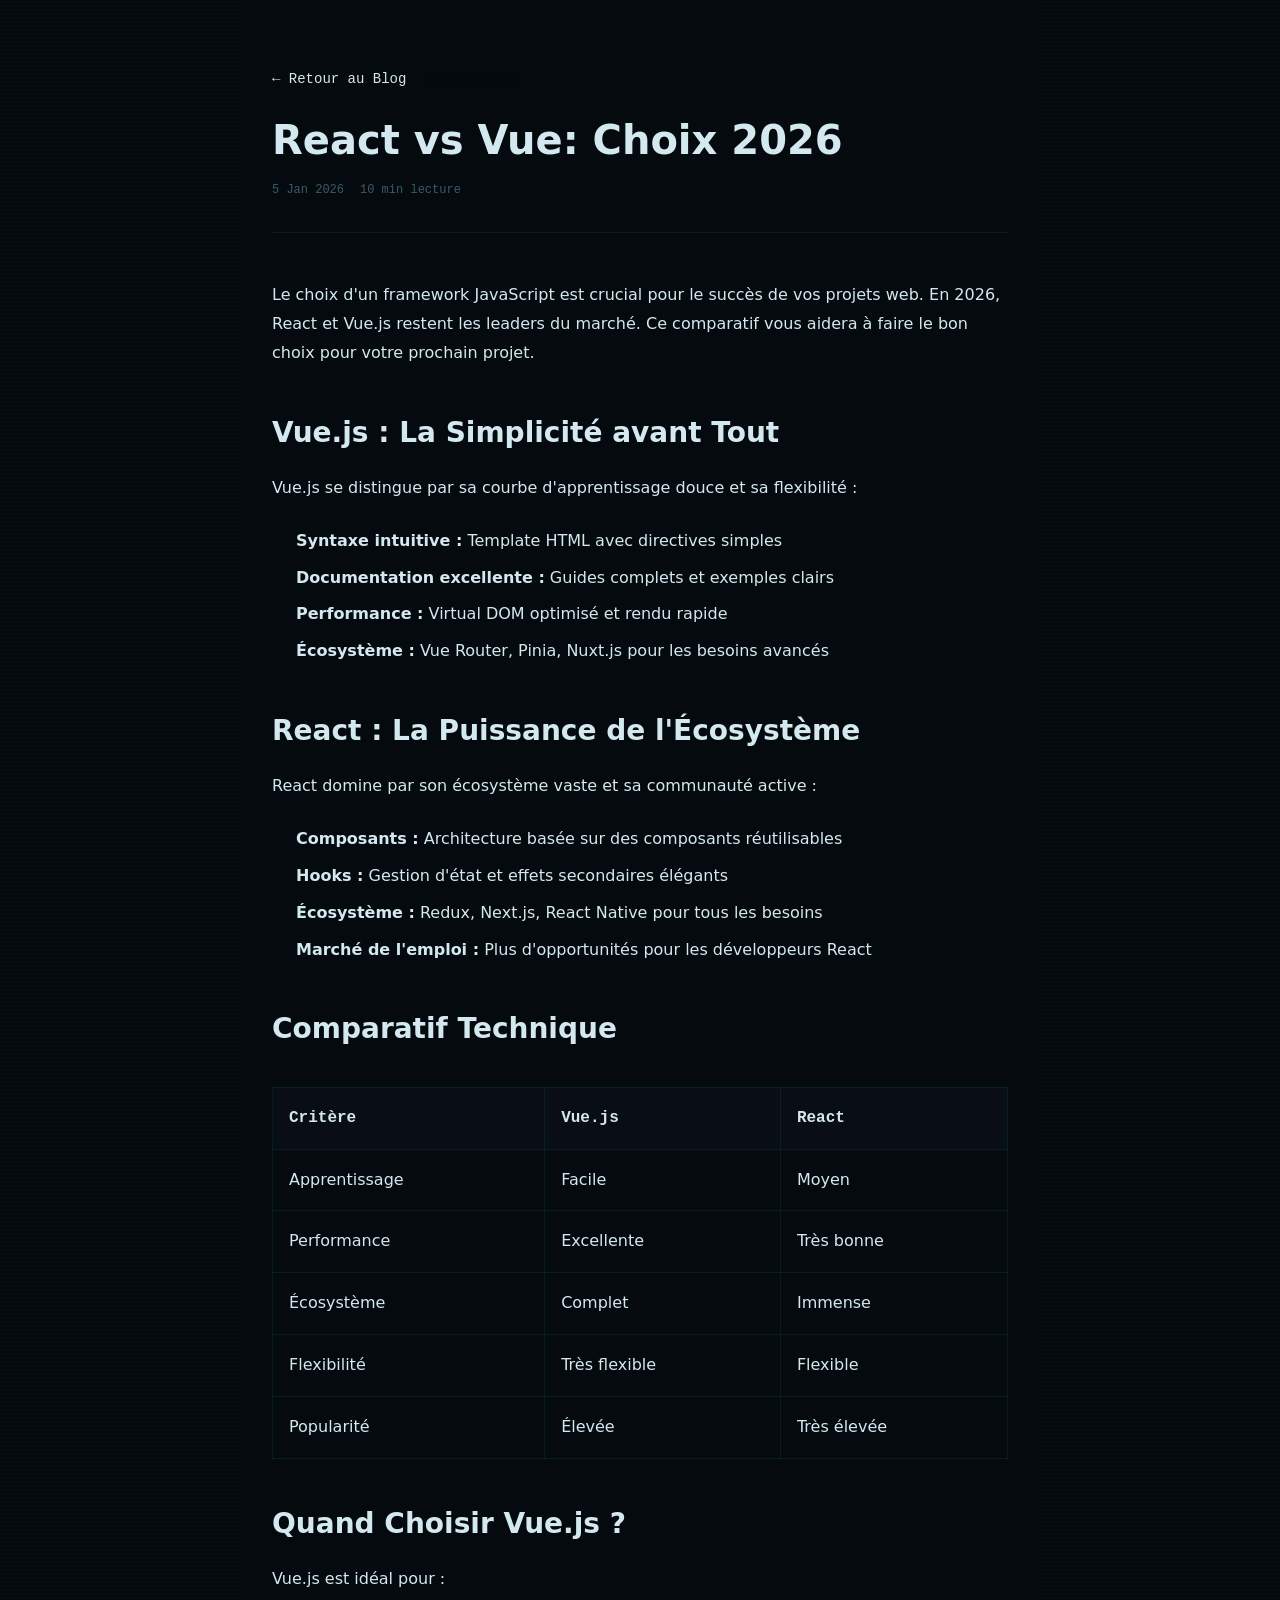
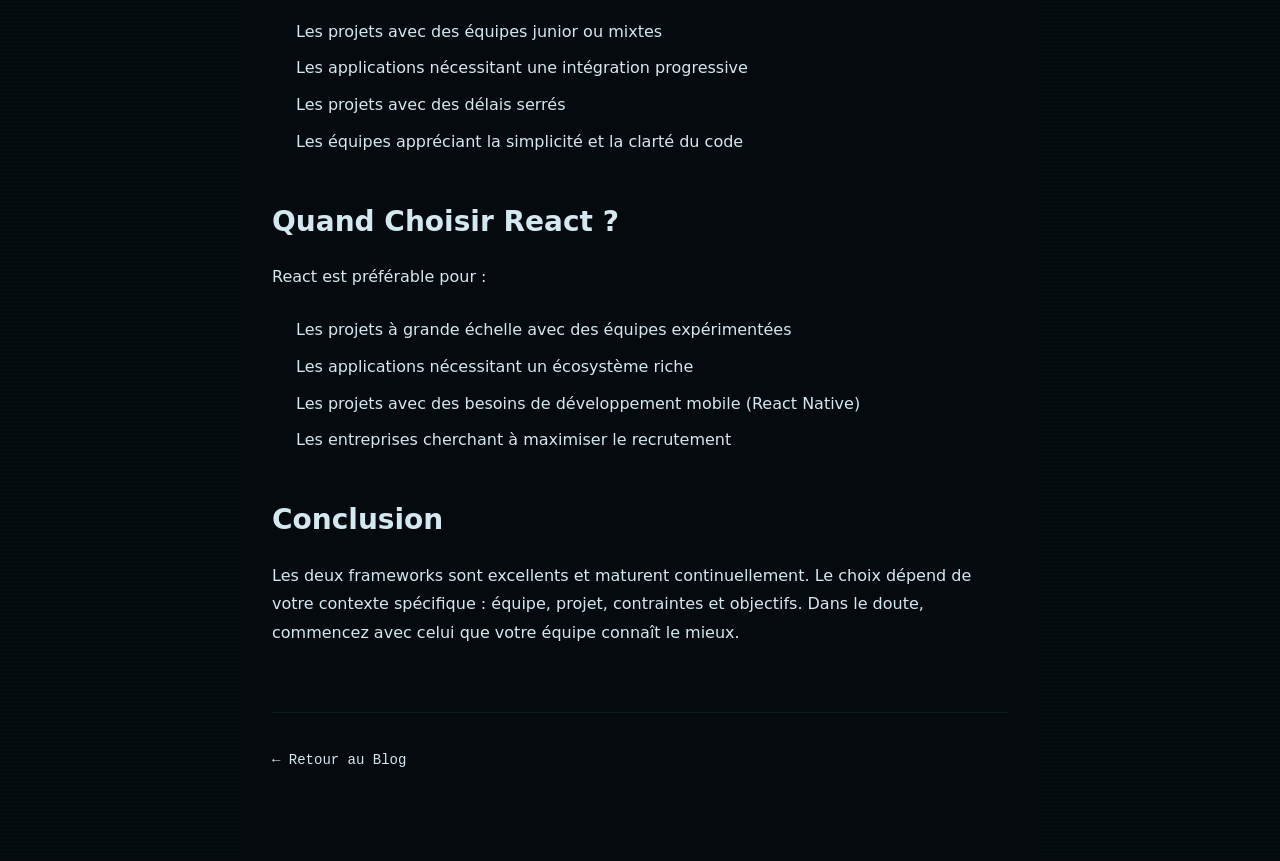
<file: blog/react-vs-vue.html>
<!DOCTYPE html>
<html lang="fr">
<head>
  <meta charset="UTF-8">
  <meta name="viewport" content="width=device-width, initial-scale=1.0">
  <title>React vs Vue: Choix 2026 | Blog</title>
  <link rel="stylesheet" href="../style.css">
</head>
<body>
  <div class="blog-article-container">
    <header class="blog-article-header">
      <a href="../index.html#blog" class="back-link">← Retour au Blog</a>
      <div class="blog-category">Développement</div>
      <h1>React vs Vue: Choix 2026</h1>
      <div class="blog-meta">
        <span class="blog-date">5 Jan 2026</span>
        <span class="blog-read-time">10 min lecture</span>
      </div>
    </header>

    <article class="blog-article-content">
      <p>Le choix d'un framework JavaScript est crucial pour le succès de vos projets web. En 2026, React et Vue.js restent les leaders du marché. Ce comparatif vous aidera à faire le bon choix pour votre prochain projet.</p>

      <h2>Vue.js : La Simplicité avant Tout</h2>
      <p>Vue.js se distingue par sa courbe d'apprentissage douce et sa flexibilité :</p>
      <ul>
        <li><strong>Syntaxe intuitive :</strong> Template HTML avec directives simples</li>
        <li><strong>Documentation excellente :</strong> Guides complets et exemples clairs</li>
        <li><strong>Performance :</strong> Virtual DOM optimisé et rendu rapide</li>
        <li><strong>Écosystème :</strong> Vue Router, Pinia, Nuxt.js pour les besoins avancés</li>
      </ul>

      <h2>React : La Puissance de l'Écosystème</h2>
      <p>React domine par son écosystème vaste et sa communauté active :</p>
      <ul>
        <li><strong>Composants :</strong> Architecture basée sur des composants réutilisables</li>
        <li><strong>Hooks :</strong> Gestion d'état et effets secondaires élégants</li>
        <li><strong>Écosystème :</strong> Redux, Next.js, React Native pour tous les besoins</li>
        <li><strong>Marché de l'emploi :</strong> Plus d'opportunités pour les développeurs React</li>
      </ul>

      <h2>Comparatif Technique</h2>
      <table>
        <thead>
          <tr>
            <th>Critère</th>
            <th>Vue.js</th>
            <th>React</th>
          </tr>
        </thead>
        <tbody>
          <tr>
            <td>Apprentissage</td>
            <td>Facile</td>
            <td>Moyen</td>
          </tr>
          <tr>
            <td>Performance</td>
            <td>Excellente</td>
            <td>Très bonne</td>
          </tr>
          <tr>
            <td>Écosystème</td>
            <td>Complet</td>
            <td>Immense</td>
          </tr>
          <tr>
            <td>Flexibilité</td>
            <td>Très flexible</td>
            <td>Flexible</td>
          </tr>
          <tr>
            <td>Popularité</td>
            <td>Élevée</td>
            <td>Très élevée</td>
          </tr>
        </tbody>
      </table>

      <h2>Quand Choisir Vue.js ?</h2>
      <p>Vue.js est idéal pour :</p>
      <ul>
        <li>Les projets avec des équipes junior ou mixtes</li>
        <li>Les applications nécessitant une intégration progressive</li>
        <li>Les projets avec des délais serrés</li>
        <li>Les équipes appréciant la simplicité et la clarté du code</li>
      </ul>

      <h2>Quand Choisir React ?</h2>
      <p>React est préférable pour :</p>
      <ul>
        <li>Les projets à grande échelle avec des équipes expérimentées</li>
        <li>Les applications nécessitant un écosystème riche</li>
        <li>Les projets avec des besoins de développement mobile (React Native)</li>
        <li>Les entreprises cherchant à maximiser le recrutement</li>
      </ul>

      <h2>Conclusion</h2>
      <p>Les deux frameworks sont excellents et maturent continuellement. Le choix dépend de votre contexte spécifique : équipe, projet, contraintes et objectifs. Dans le doute, commencez avec celui que votre équipe connaît le mieux.</p>
    </article>

    <footer class="blog-article-footer">
      <a href="../index.html#blog" class="back-link">← Retour au Blog</a>
    </footer>
  </div>
</body>
</html>
</file>
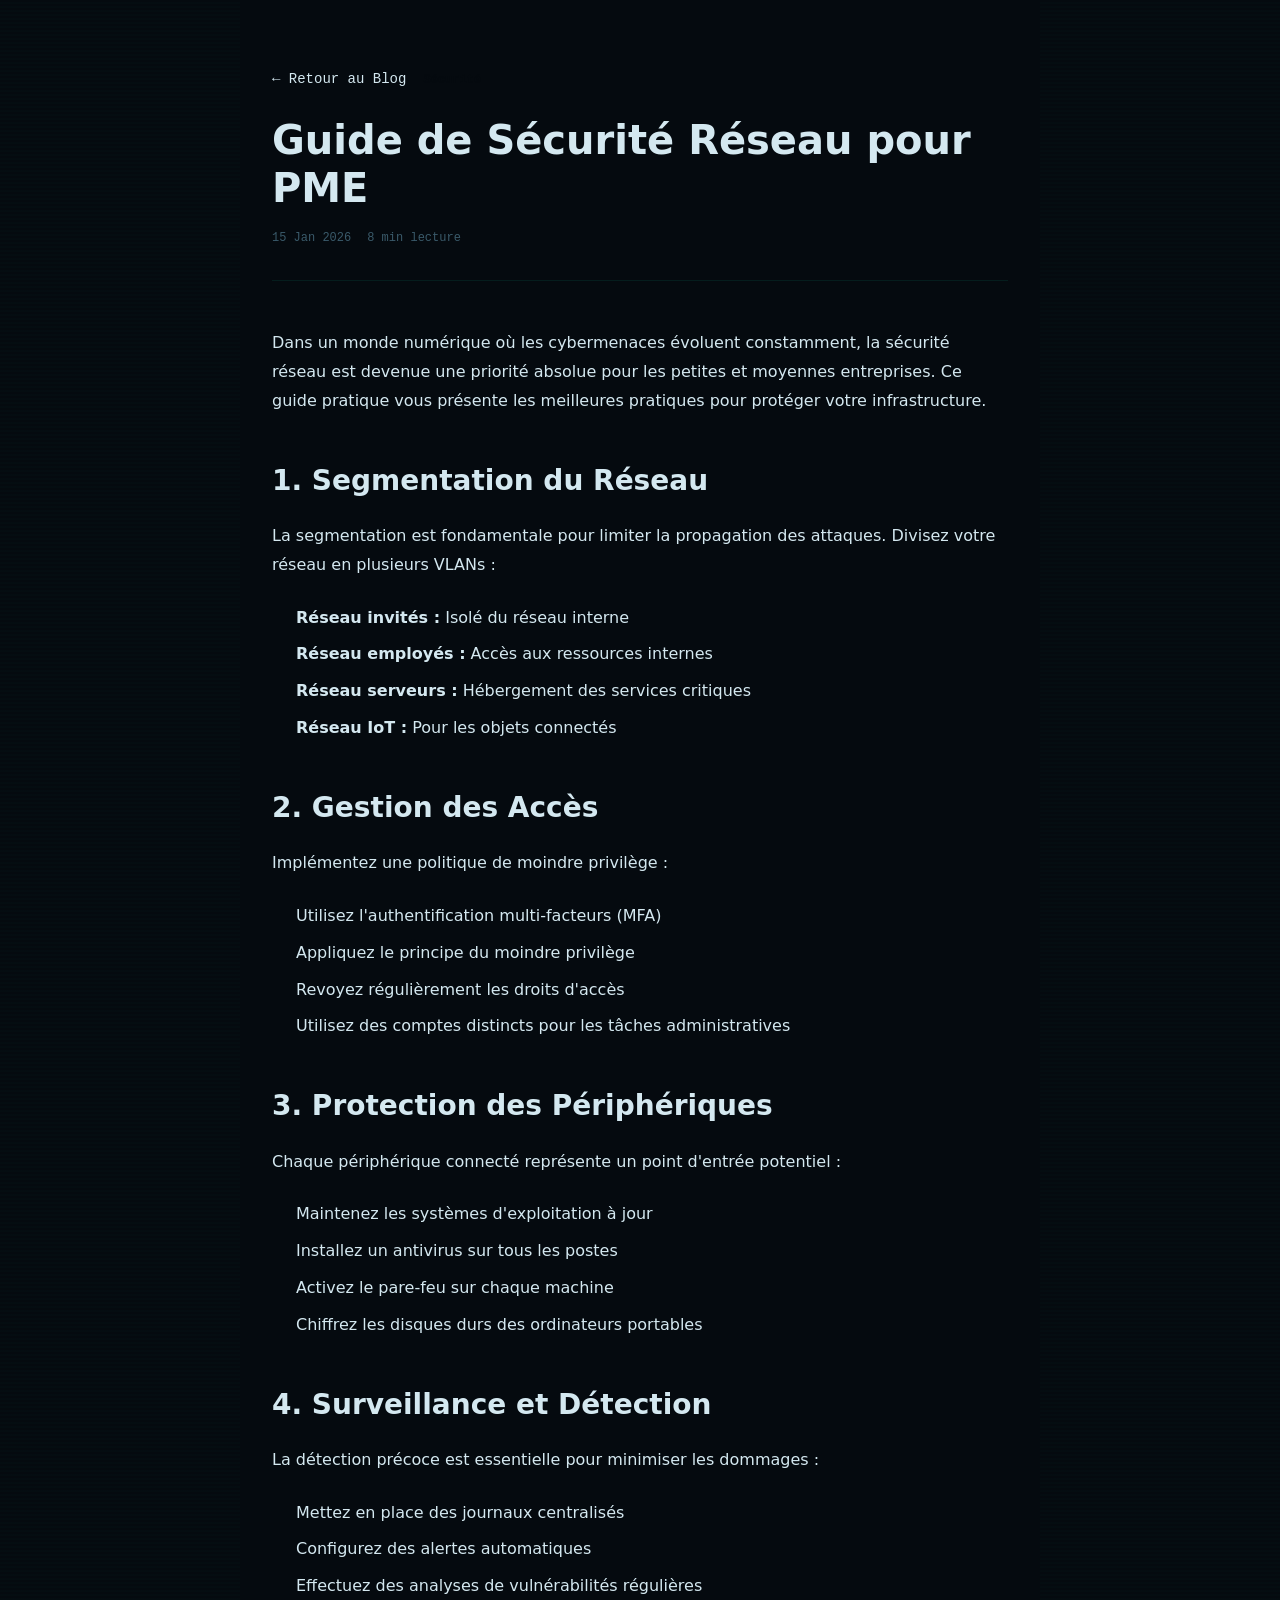
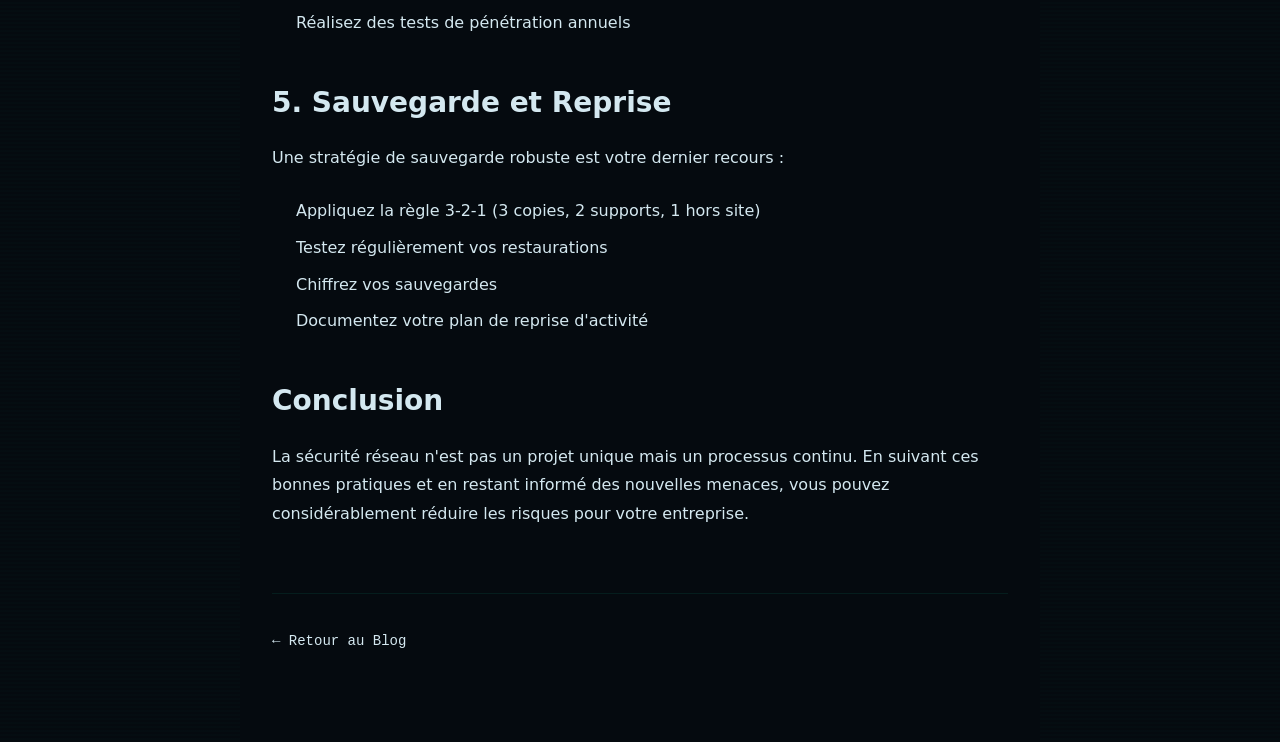
<file: blog/security-guide.html>
<!DOCTYPE html>
<html lang="fr">
<head>
  <meta charset="UTF-8">
  <meta name="viewport" content="width=device-width, initial-scale=1.0">
  <title>Guide de Sécurité Réseau pour PME | Blog</title>
  <link rel="stylesheet" href="../style.css">
</head>
<body>
  <div class="blog-article-container">
    <header class="blog-article-header">
      <a href="../index.html#blog" class="back-link">← Retour au Blog</a>
      <div class="blog-category">Sécurité</div>
      <h1>Guide de Sécurité Réseau pour PME</h1>
      <div class="blog-meta">
        <span class="blog-date">15 Jan 2026</span>
        <span class="blog-read-time">8 min lecture</span>
      </div>
    </header>

    <article class="blog-article-content">
      <p>Dans un monde numérique où les cybermenaces évoluent constamment, la sécurité réseau est devenue une priorité absolue pour les petites et moyennes entreprises. Ce guide pratique vous présente les meilleures pratiques pour protéger votre infrastructure.</p>

      <h2>1. Segmentation du Réseau</h2>
      <p>La segmentation est fondamentale pour limiter la propagation des attaques. Divisez votre réseau en plusieurs VLANs :</p>
      <ul>
        <li><strong>Réseau invités :</strong> Isolé du réseau interne</li>
        <li><strong>Réseau employés :</strong> Accès aux ressources internes</li>
        <li><strong>Réseau serveurs :</strong> Hébergement des services critiques</li>
        <li><strong>Réseau IoT :</strong> Pour les objets connectés</li>
      </ul>

      <h2>2. Gestion des Accès</h2>
      <p>Implémentez une politique de moindre privilège :</p>
      <ul>
        <li>Utilisez l'authentification multi-facteurs (MFA)</li>
        <li>Appliquez le principe du moindre privilège</li>
        <li>Revoyez régulièrement les droits d'accès</li>
        <li>Utilisez des comptes distincts pour les tâches administratives</li>
      </ul>

      <h2>3. Protection des Périphériques</h2>
      <p>Chaque périphérique connecté représente un point d'entrée potentiel :</p>
      <ul>
        <li>Maintenez les systèmes d'exploitation à jour</li>
        <li>Installez un antivirus sur tous les postes</li>
        <li>Activez le pare-feu sur chaque machine</li>
        <li>Chiffrez les disques durs des ordinateurs portables</li>
      </ul>

      <h2>4. Surveillance et Détection</h2>
      <p>La détection précoce est essentielle pour minimiser les dommages :</p>
      <ul>
        <li>Mettez en place des journaux centralisés</li>
        <li>Configurez des alertes automatiques</li>
        <li>Effectuez des analyses de vulnérabilités régulières</li>
        <li>Réalisez des tests de pénétration annuels</li>
      </ul>

      <h2>5. Sauvegarde et Reprise</h2>
      <p>Une stratégie de sauvegarde robuste est votre dernier recours :</p>
      <ul>
        <li>Appliquez la règle 3-2-1 (3 copies, 2 supports, 1 hors site)</li>
        <li>Testez régulièrement vos restaurations</li>
        <li>Chiffrez vos sauvegardes</li>
        <li>Documentez votre plan de reprise d'activité</li>
      </ul>

      <h2>Conclusion</h2>
      <p>La sécurité réseau n'est pas un projet unique mais un processus continu. En suivant ces bonnes pratiques et en restant informé des nouvelles menaces, vous pouvez considérablement réduire les risques pour votre entreprise.</p>
    </article>

    <footer class="blog-article-footer">
      <a href="../index.html#blog" class="back-link">← Retour au Blog</a>
    </footer>
  </div>
</body>
</html>
</file>
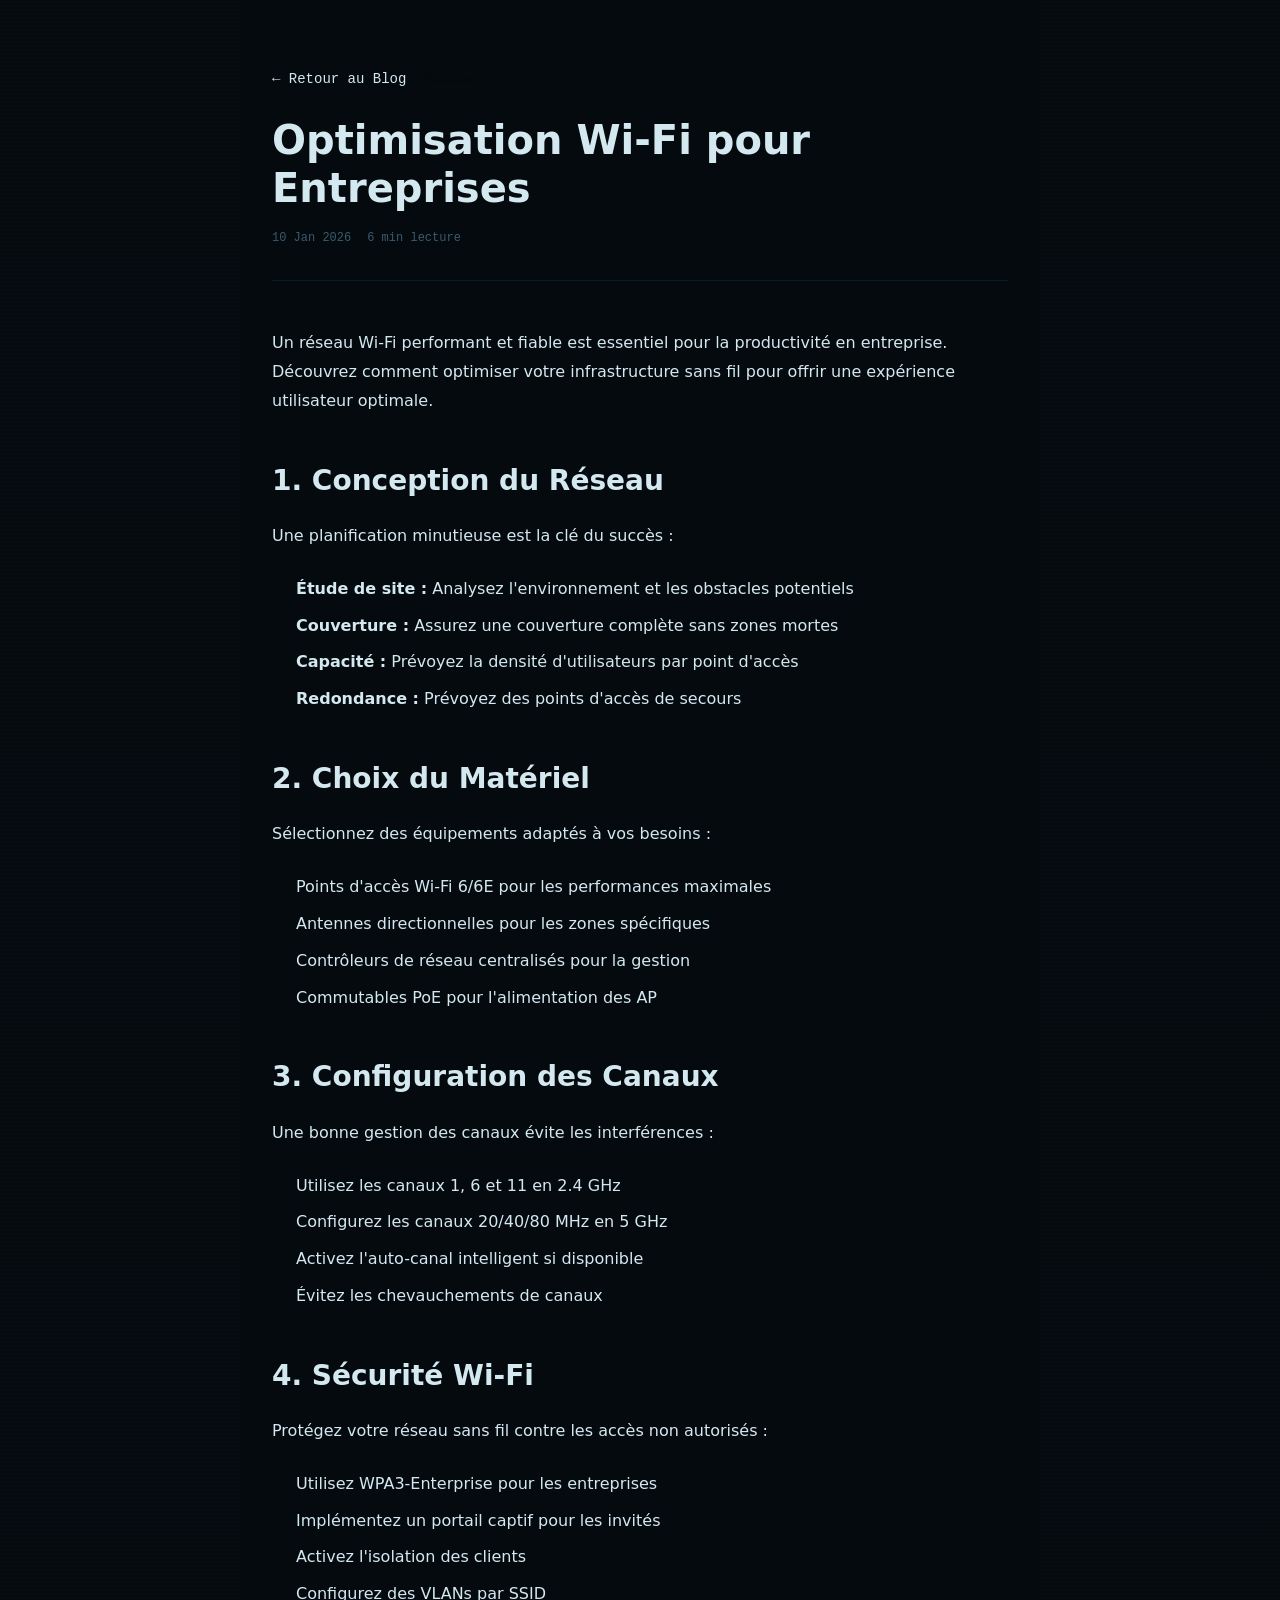
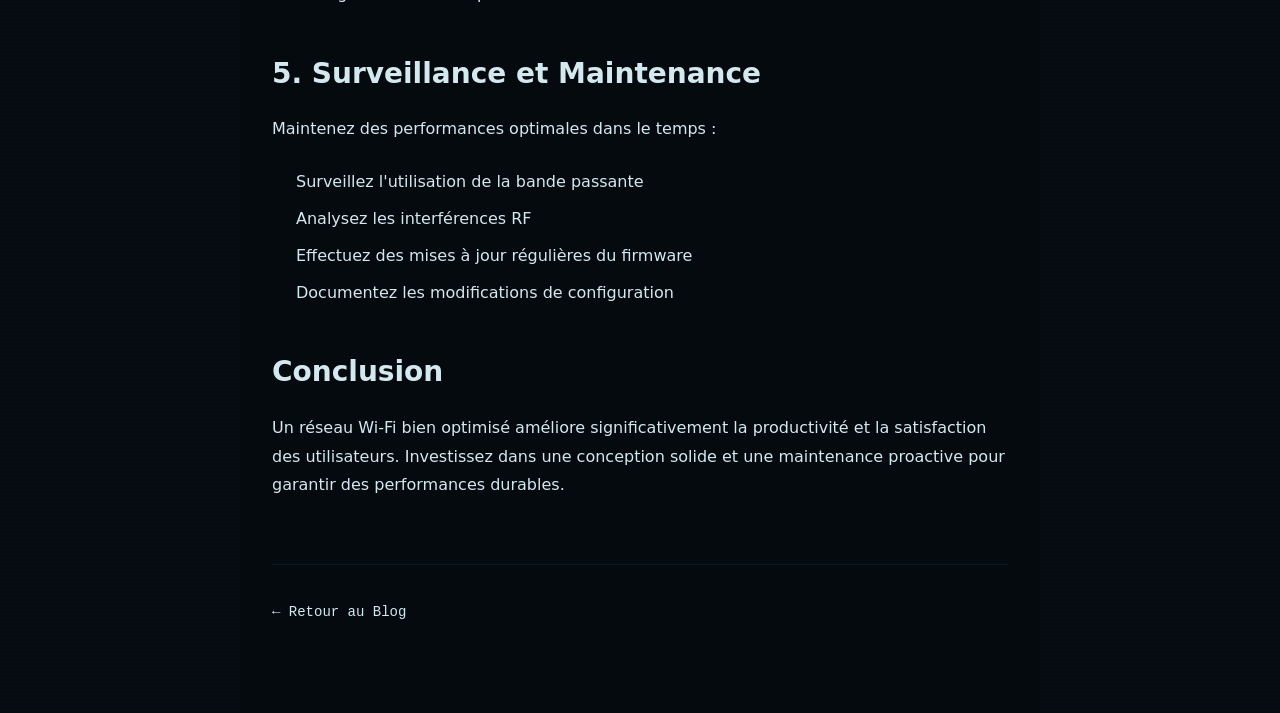
<file: blog/wifi-optimization.html>
<!DOCTYPE html>
<html lang="fr">
<head>
  <meta charset="UTF-8">
  <meta name="viewport" content="width=device-width, initial-scale=1.0">
  <title>Optimisation Wi-Fi pour Entreprises | Blog</title>
  <link rel="stylesheet" href="../style.css">
</head>
<body>
  <div class="blog-article-container">
    <header class="blog-article-header">
      <a href="../index.html#blog" class="back-link">← Retour au Blog</a>
      <div class="blog-category">Réseaux</div>
      <h1>Optimisation Wi-Fi pour Entreprises</h1>
      <div class="blog-meta">
        <span class="blog-date">10 Jan 2026</span>
        <span class="blog-read-time">6 min lecture</span>
      </div>
    </header>

    <article class="blog-article-content">
      <p>Un réseau Wi-Fi performant et fiable est essentiel pour la productivité en entreprise. Découvrez comment optimiser votre infrastructure sans fil pour offrir une expérience utilisateur optimale.</p>

      <h2>1. Conception du Réseau</h2>
      <p>Une planification minutieuse est la clé du succès :</p>
      <ul>
        <li><strong>Étude de site :</strong> Analysez l'environnement et les obstacles potentiels</li>
        <li><strong>Couverture :</strong> Assurez une couverture complète sans zones mortes</li>
        <li><strong>Capacité :</strong> Prévoyez la densité d'utilisateurs par point d'accès</li>
        <li><strong>Redondance :</strong> Prévoyez des points d'accès de secours</li>
      </ul>

      <h2>2. Choix du Matériel</h2>
      <p>Sélectionnez des équipements adaptés à vos besoins :</p>
      <ul>
        <li>Points d'accès Wi-Fi 6/6E pour les performances maximales</li>
        <li>Antennes directionnelles pour les zones spécifiques</li>
        <li>Contrôleurs de réseau centralisés pour la gestion</li>
        <li>Commutables PoE pour l'alimentation des AP</li>
      </ul>

      <h2>3. Configuration des Canaux</h2>
      <p>Une bonne gestion des canaux évite les interférences :</p>
      <ul>
        <li>Utilisez les canaux 1, 6 et 11 en 2.4 GHz</li>
        <li>Configurez les canaux 20/40/80 MHz en 5 GHz</li>
        <li>Activez l'auto-canal intelligent si disponible</li>
        <li>Évitez les chevauchements de canaux</li>
      </ul>

      <h2>4. Sécurité Wi-Fi</h2>
      <p>Protégez votre réseau sans fil contre les accès non autorisés :</p>
      <ul>
        <li>Utilisez WPA3-Enterprise pour les entreprises</li>
        <li>Implémentez un portail captif pour les invités</li>
        <li>Activez l'isolation des clients</li>
        <li>Configurez des VLANs par SSID</li>
      </ul>

      <h2>5. Surveillance et Maintenance</h2>
      <p>Maintenez des performances optimales dans le temps :</p>
      <ul>
        <li>Surveillez l'utilisation de la bande passante</li>
        <li>Analysez les interférences RF</li>
        <li>Effectuez des mises à jour régulières du firmware</li>
        <li>Documentez les modifications de configuration</li>
      </ul>

      <h2>Conclusion</h2>
      <p>Un réseau Wi-Fi bien optimisé améliore significativement la productivité et la satisfaction des utilisateurs. Investissez dans une conception solide et une maintenance proactive pour garantir des performances durables.</p>
    </article>

    <footer class="blog-article-footer">
      <a href="../index.html#blog" class="back-link">← Retour au Blog</a>
    </footer>
  </div>
</body>
</html>
</file>
<file: style.css>
/* ═══════════════════════════════════════════════════════════
   PORTFOLIO v2 — DIGITAL OPS COMMAND CENTER
   Georges Marcel | style.css
   Palette : Cyan #00F5C0 · Blue #0EA5E9 · Green #22C55E
             Amber #F59E0B · Dark #050A0F
   ═══════════════════════════════════════════════════════════ */

/* ─── CUSTOM PROPERTIES ─── */
:root {
  /* Colors */
  --cyan:        #00F5C0;
  --cyan-dim:    rgba(0,245,192,0.12);
  --cyan-glow:   rgba(0,245,192,0.25);
  --blue:        #0EA5E9;
  --blue-dim:    rgba(14,165,233,0.12);
  --green:       #22C55E;
  --green-dim:   rgba(34,197,94,0.12);
  --amber:       #F59E0B;
  --amber-dim:   rgba(245,158,11,0.12);
  --red:         #EF4444;

  /* Backgrounds */
  --bg:          #050A0F;
  --bg2:         #080E14;
  --bg3:         #0C1219;
  --bg4:         #101820;
  --bg5:         #141E28;
  --bgcard:      rgba(14,165,233,0.04);
  --bgcard2:     rgba(0,245,192,0.03);

  /* Text */
  --text:        #D4E8F0;
  --text-dim:    #6A8A9A;
  --text-muted:  #3A5A6A;

  /* Borders */
  --border:      rgba(0,245,192,0.08);
  --border2:     rgba(14,165,233,0.12);
  --border3:     rgba(255,255,255,0.05);

  /* Sidebar */
  --sidebar-w:   260px;
  --sidebar-w-sm:64px;

  /* Nav */
  --mobile-btn-top: 1.25rem;

  /* Fonts */
  --font-mono:   'JetBrains Mono', 'Courier New', monospace;
  --font-sans:   'Inter', system-ui, sans-serif;
  --font-display:'Outfit', var(--font-sans);

  /* Shadows */
  --shadow-cyan: 0 0 40px rgba(0,245,192,0.12), 0 4px 24px rgba(0,0,0,0.6);
  --shadow-card: 0 4px 32px rgba(0,0,0,0.5);

  /* Misc */
  --radius:      8px;
  --radius-md:   12px;
  --radius-lg:   20px;
  --transition:  0.3s cubic-bezier(0.4,0,0.2,1);

  /* Scanline effect */
  --scanline: repeating-linear-gradient(
    0deg,
    transparent,
    transparent 2px,
    rgba(0,245,192,0.012) 2px,
    rgba(0,245,192,0.012) 4px
  );
}

/* ─── LIGHT THEME ─── */
[data-theme="light"] {
  --bg:          #F0F4F8;
  --bg2:         #E4ECF2;
  --bg3:         #D8E4EC;
  --bg4:         #CCDCE8;
  --bg5:         #C0D4E0;
  --bgcard:      rgba(14,165,233,0.06);
  --bgcard2:     rgba(0,180,140,0.06);
  --text:        #0A1828;
  --text-dim:    #3A5A7A;
  --text-muted:  #6A8A9A;
  --border:      rgba(14,165,233,0.15);
  --border2:     rgba(0,180,140,0.15);
  --border3:     rgba(0,0,0,0.08);
  --scanline:    none;
}

/* ─── RESET ─── */
*,*::before,*::after { box-sizing: border-box; margin: 0; padding: 0; }
html { font-size: 16px; scroll-behavior: smooth; -webkit-text-size-adjust: 100%; }
body {
  background: var(--bg);
  color: var(--text);
  font-family: var(--font-sans);
  font-weight: 400;
  line-height: 1.7;
  overflow-x: hidden;
  cursor: none;
  background-image: var(--scanline);
}
a { color: var(--cyan); text-decoration: none; }
a:hover { color: var(--cyan); opacity: 0.85; }
ul { list-style: none; }
img { display: block; max-width: 100%; }
button { cursor: none; border: none; background: none; font-family: inherit; }
::-webkit-scrollbar { width: 4px; }
::-webkit-scrollbar-track { background: var(--bg2); }
::-webkit-scrollbar-thumb { background: var(--cyan-dim); border-radius: 4px; }
::-webkit-scrollbar-thumb:hover { background: var(--cyan); }
::selection { background: rgba(0,245,192,0.2); color: var(--cyan); }

/* ═══════════════════════════════════════════
   CURSOR
═══════════════════════════════════════════ */
.cursor {
  position: fixed; width: 6px; height: 6px;
  background: var(--cyan);
  border-radius: 50%;
  pointer-events: none; z-index: 9999;
  transform: translate(-50%,-50%);
  transition: transform .1s, width .15s, height .15s;
  mix-blend-mode: difference;
}
.cursor-ring {
  position: fixed; width: 28px; height: 28px;
  border: 1px solid rgba(0,245,192,0.45);
  border-radius: 50%;
  pointer-events: none; z-index: 9998;
  transform: translate(-50%,-50%);
  transition: transform .25s ease, width .2s, height .2s, border-color .2s;
}
.cursor.hover { width: 14px; height: 14px; }
.cursor-ring.hover { width: 44px; height: 44px; border-color: var(--cyan); }
@media (pointer: coarse) {
  .cursor, .cursor-ring { display: none; }
  body { cursor: auto; }
  button { cursor: pointer; }
}

/* ═══════════════════════════════════════════
   LOADER
═══════════════════════════════════════════ */
.loader {
  position: fixed; inset: 0; z-index: 10000;
  background: var(--bg);
  display: flex; align-items: center; justify-content: center;
  transition: opacity .5s, visibility .5s;
}
.loader.out { opacity: 0; visibility: hidden; pointer-events: none; }

.loader-terminal {
  width: min(600px, 90vw);
  background: var(--bg3);
  border: 1px solid var(--border);
  border-radius: var(--radius-md);
  overflow: hidden;
  box-shadow: var(--shadow-cyan);
}
.loader-body {
  padding: 1.25rem 1.5rem;
  min-height: 200px;
  font-family: var(--font-mono);
  font-size: .8rem;
  line-height: 1.8;
  color: var(--text-dim);
}
.loader-blink {
  padding: .5rem 1.5rem 1rem;
  font-family: var(--font-mono);
  font-size: .85rem;
  color: var(--cyan);
  animation: blink-block 1s infinite;
}
@keyframes blink-block { 0%,100%{opacity:1} 50%{opacity:0} }

/* ═══════════════════════════════════════════
   TERMINAL SHARED COMPONENTS
═══════════════════════════════════════════ */
.terminal-topbar {
  display: flex; align-items: center; gap: .5rem;
  padding: .6rem 1rem;
  background: var(--bg5);
  border-bottom: 1px solid var(--border);
  font-family: var(--font-mono);
  font-size: .72rem;
  color: var(--text-muted);
}
.tdot { width: 11px; height: 11px; border-radius: 50%; flex-shrink: 0; }
.tdot-r { background: #EF4444; }
.tdot-y { background: #F59E0B; }
.tdot-g { background: #22C55E; }
.ttitle { margin-left: .4rem; flex: 1; text-align: center; font-size: .7rem; }

.t-prompt { color: var(--cyan); }
.t-cmd    { color: var(--text); }
.t-comment{ color: var(--text-muted); }
.t-ok     { color: var(--green); }
.t-warn   { color: var(--amber); }
.t-err    { color: var(--red); }
.t-cyan   { color: var(--cyan); }

/* ═══════════════════════════════════════════
   KONAMI EASTER EGG
═══════════════════════════════════════════ */
.konami-overlay {
  position: fixed; inset: 0; z-index: 10001;
  background: rgba(0,0,0,.85);
  backdrop-filter: blur(12px);
  display: flex; align-items: center; justify-content: center;
  opacity: 0; visibility: hidden;
  transition: opacity .4s, visibility .4s;
}
.konami-overlay.active { opacity: 1; visibility: visible; }
.konami-panel {
  width: min(700px, 92vw);
  background: var(--bg3);
  border: 1px solid var(--cyan);
  border-radius: var(--radius-md);
  box-shadow: 0 0 60px rgba(0,245,192,.3);
  overflow: hidden;
  animation: konami-in .4s cubic-bezier(0.4,0,0.2,1);
}
@keyframes konami-in {
  from { transform: scale(.9) translateY(20px); opacity: 0; }
  to   { transform: scale(1) translateY(0); opacity: 1; }
}
.konami-topbar { justify-content: space-between; }
.konami-close {
  background: none; border: none; color: var(--text-dim);
  font-size: 1.1rem; padding: 0 .4rem; cursor: pointer;
  transition: color var(--transition);
}
.konami-close:hover { color: var(--red); }
.konami-body {
  padding: 1.5rem;
  font-family: var(--font-mono);
  font-size: .78rem;
  line-height: 1.9;
  color: var(--cyan);
  min-height: 300px;
  max-height: 70vh;
  overflow-y: auto;
}

/* ═══════════════════════════════════════════
   MOBILE MENU BUTTON
═══════════════════════════════════════════ */
.mobile-menu-btn {
  position: fixed;
  top: var(--mobile-btn-top);
  right: 1.25rem;
  z-index: 1100;
  display: none;
  flex-direction: column; gap: 5px;
  width: 38px; height: 38px;
  padding: 9px 8px;
  background: var(--bg4);
  border: 1px solid var(--border);
  border-radius: var(--radius);
}
.mobile-menu-btn span {
  display: block; height: 1.5px;
  background: var(--cyan);
  border-radius: 2px;
  transition: var(--transition);
}
.mobile-menu-btn.open span:nth-child(1) { transform: rotate(45deg) translate(4.5px,4.5px); }
.mobile-menu-btn.open span:nth-child(2) { opacity: 0; }
.mobile-menu-btn.open span:nth-child(3) { transform: rotate(-45deg) translate(4.5px,-4.5px); }

.sidebar-overlay {
  position: fixed; inset: 0; z-index: 900;
  background: rgba(0,0,0,.65);
  backdrop-filter: blur(4px);
  display: none;
}
.sidebar-overlay.active { display: block; }

/* ═══════════════════════════════════════════
   SIDEBAR
═══════════════════════════════════════════ */
.sidebar {
  position: fixed;
  top: 0; left: 0; bottom: 0;
  width: var(--sidebar-w);
  background: var(--bg2);
  border-right: 1px solid var(--border);
  display: flex; flex-direction: column;
  z-index: 1000;
  transition: transform var(--transition), width var(--transition);
  overflow: hidden;
  overflow-y: auto;
}
.sidebar::-webkit-scrollbar { width: 2px; }

/* Sidebar Header */
.sidebar-header {
  padding: 1.5rem 1.25rem 1rem;
  border-bottom: 1px solid var(--border);
  flex-shrink: 0;
}
.sidebar-logo {
  font-family: var(--font-mono);
  font-size: 1.3rem;
  font-weight: 600;
  color: var(--cyan);
  letter-spacing: .05em;
  margin-bottom: .4rem;
}
.logo-bracket { color: var(--text-muted); font-weight: 300; }
.sidebar-name {
  font-size: .82rem;
  font-weight: 600;
  color: var(--text);
  margin-bottom: .15rem;
}
.sidebar-role-label {
  font-family: var(--font-mono);
  font-size: .65rem;
  color: var(--text-muted);
  letter-spacing: .06em;
}
.sidebar-online-badge {
  display: inline-flex; align-items: center; gap: .4rem;
  margin-top: .6rem;
  padding: .2rem .6rem;
  background: rgba(34,197,94,.1);
  border: 1px solid rgba(34,197,94,.2);
  border-radius: 100px;
  font-family: var(--font-mono);
  font-size: .65rem;
  color: var(--green);
}
.online-dot {
  width: 6px; height: 6px;
  background: var(--green);
  border-radius: 50%;
  animation: pulse-online 2s infinite;
}
@keyframes pulse-online {
  0%,100%{ box-shadow: 0 0 0 0 rgba(34,197,94,.4); }
  50%    { box-shadow: 0 0 0 5px rgba(34,197,94,.0); }
}

/* Scroll Progress */
.sidebar-scroll-progress {
  height: 2px; flex-shrink: 0;
  background: var(--bg5);
}
.sidebar-scroll-fill {
  height: 100%; width: 0;
  background: linear-gradient(90deg, var(--cyan), var(--blue));
  transition: width .1s;
}

/* Nav */
.sidebar-nav {
  flex: 1;
  padding: .75rem .75rem 0;
  display: flex; flex-direction: column; gap: .2rem;
}
.sidebar-item {
  display: flex; align-items: center; gap: .75rem;
  padding: .65rem .8rem;
  border-radius: var(--radius);
  color: var(--text-dim);
  font-size: .82rem;
  font-weight: 500;
  position: relative;
  transition: background var(--transition), color var(--transition), border-color var(--transition);
  border: 1px solid transparent;
  overflow: hidden;
  white-space: nowrap;
}
.sidebar-item::before {
  content: '';
  position: absolute; left: 0; top: 20%; bottom: 20%;
  width: 2px; border-radius: 2px;
  background: var(--cyan);
  opacity: 0;
  transition: opacity var(--transition);
}
.sidebar-item:hover {
  background: var(--cyan-dim);
  color: var(--cyan);
  border-color: var(--border);
}
.sidebar-item.active {
  background: var(--cyan-dim);
  color: var(--cyan);
  border-color: rgba(0,245,192,.15);
}
.sidebar-item.active::before { opacity: 1; }

.presentation-toggle {
  background: none;
  border: none;
  cursor: pointer;
  width: 100%;
  text-align: left;
}
.presentation-toggle.active {
  background: var(--cyan-dim);
  color: var(--cyan);
  border-color: rgba(0,245,192,.15);
}
.presentation-toggle.active::before { opacity: 1; }

.s-icon { width: 18px; height: 18px; flex-shrink: 0; }
.s-label { flex: 1; }
.s-badge {
  font-family: var(--font-mono);
  font-size: .6rem;
  padding: .1rem .45rem;
  border-radius: 100px;
  background: var(--bg5);
  color: var(--text-muted);
  border: 1px solid var(--border3);
  flex-shrink: 0;
}
.s-badge-online { background: rgba(34,197,94,.1); color: var(--green); border-color: rgba(34,197,94,.2); }
.s-badge-green  { background: rgba(34,197,94,.1); color: var(--green); border-color: rgba(34,197,94,.2); }
.s-badge-avail  { background: rgba(0,245,192,.1); color: var(--cyan); border-color: rgba(0,245,192,.2); }

/* Controls */
.sidebar-controls {
  display: flex; align-items: center; gap: .5rem;
  padding: .75rem 1rem;
  border-top: 1px solid var(--border);
  flex-shrink: 0;
}
.ctrl-btn {
  width: 34px; height: 34px;
  display: flex; align-items: center; justify-content: center;
  background: var(--bg4);
  border: 1px solid var(--border3);
  border-radius: var(--radius);
  color: var(--text-dim);
  font-family: var(--font-mono);
  font-size: .72rem;
  font-weight: 600;
  transition: background var(--transition), color var(--transition), border-color var(--transition);
  flex-shrink: 0;
}
.ctrl-btn svg { width: 15px; height: 15px; }
.ctrl-btn:hover { background: var(--cyan-dim); color: var(--cyan); border-color: var(--border2); }
.ctrl-btn.active { color: var(--cyan); border-color: rgba(0,245,192,.3); }
.lang-btn { font-family: var(--font-mono); font-size: .68rem; width: auto; padding: 0 .6rem; }

/* Icons dark/light toggle */
[data-theme="dark"] .icon-moon { display: none; }
[data-theme="light"] .icon-sun { display: none; }
[data-theme="dark"] .icon-sound-off { display: none; }
.sound-muted .icon-sound-on { display: none; }
.sound-muted .icon-sound-off { display: block; }

/* CV Download */
.sidebar-cv-wrap {
  padding: .75rem;
  flex-shrink: 0;
  border-top: 1px solid var(--border);
}
.sidebar-cv-btn {
  display: flex; align-items: center; gap: .6rem;
  width: 100%;
  padding: .65rem .9rem;
  background: linear-gradient(135deg, rgba(0,245,192,.1), rgba(14,165,233,.08));
  border: 1px solid rgba(0,245,192,.2);
  border-radius: var(--radius);
  color: var(--cyan);
  font-size: .78rem;
  font-weight: 600;
  transition: background var(--transition), box-shadow var(--transition);
  white-space: nowrap; overflow: hidden;
}
.sidebar-cv-btn:hover {
  background: linear-gradient(135deg, rgba(0,245,192,.18), rgba(14,165,233,.14));
  box-shadow: 0 0 20px rgba(0,245,192,.15);
  color: var(--cyan);
}
.sidebar-cv-btn svg { width: 15px; height: 15px; flex-shrink: 0; }
.cv-dl-count {
  margin-left: auto;
  background: var(--bg5);
  color: var(--text-muted);
  font-family: var(--font-mono);
  font-size: .6rem;
  padding: .1rem .4rem;
  border-radius: 100px;
  border: 1px solid var(--border3);
  flex-shrink: 0;
}

/* ═══════════════════════════════════════════
   MAIN CONTENT
═══════════════════════════════════════════ */
.main {
  margin-left: var(--sidebar-w);
  min-height: 100vh;
  transition: margin-left var(--transition);
}
.container {
  max-width: 1040px;
  margin: 0 auto;
  padding: 0 2rem;
}

/* ═══════════════════════════════════════════
   SECTION SHARED
═══════════════════════════════════════════ */
.s-header { text-align: center; margin-bottom: 3.5rem; }
.s-tag {
  display: block;
  font-family: var(--font-mono);
  font-size: .68rem;
  color: var(--cyan);
  letter-spacing: .18em;
  text-transform: uppercase;
  margin-bottom: .6rem;
}
.s-title {
  font-family: var(--font-display);
  font-size: clamp(1.75rem, 3.5vw, 2.6rem);
  font-weight: 600;
  color: var(--text);
  line-height: 1.1;
  letter-spacing: -.02em;
}
.s-subtitle {
  font-size: .88rem;
  color: var(--text-dim);
  margin-top: .6rem;
}
.accent { color: var(--cyan); }

/* BUTTONS */
.btn-primary {
  display: inline-flex; align-items: center; gap: .55rem;
  padding: .75rem 1.75rem;
  background: var(--cyan);
  color: var(--bg);
  font-weight: 700; font-size: .85rem;
  border-radius: var(--radius);
  letter-spacing: .02em;
  transition: box-shadow var(--transition), transform var(--transition), opacity var(--transition);
  box-shadow: 0 4px 24px rgba(0,245,192,.3);
}
.btn-primary svg { width: 16px; height: 16px; }
.btn-primary:hover { transform: translateY(-2px); box-shadow: 0 8px 32px rgba(0,245,192,.4); color: var(--bg); opacity: 1; }
.btn-primary:active { transform: translateY(0); }

.btn-outline {
  display: inline-flex; align-items: center; gap: .55rem;
  padding: .75rem 1.75rem;
  border: 1px solid var(--border2);
  color: var(--text-dim);
  font-size: .85rem; font-weight: 500;
  border-radius: var(--radius);
  transition: border-color var(--transition), color var(--transition), background var(--transition);
}
.btn-outline svg { width: 16px; height: 16px; }
.btn-outline:hover { border-color: var(--cyan); color: var(--cyan); background: var(--cyan-dim); opacity: 1; }

/* REVEAL */
.reveal {
  opacity: 0; transform: translateY(28px);
  transition: opacity .65s cubic-bezier(.4,0,.2,1), transform .65s cubic-bezier(.4,0,.2,1);
}
.reveal.visible { opacity: 1; transform: translateY(0); }

/* ═══════════════════════════════════════════
   HERO
═══════════════════════════════════════════ */
.s-hero {
  position: relative;
  min-height: 100vh;
  display: flex; align-items: center;
  overflow: hidden;
  background: var(--bg);
}
#network-canvas {
  position: absolute; inset: 0;
  width: 100%; height: 100%;
  opacity: .65;
  pointer-events: none;
}
.hero-grid {
  position: relative; z-index: 2;
  width: 100%;
  max-width: 1040px;
  margin: 0 auto;
  padding: 6rem 2rem 5rem;
  display: grid;
  grid-template-columns: 1fr 1fr;
  gap: 3rem;
  align-items: center;
}

/* Terminal Box */
.terminal-box {
  background: rgba(8,14,20,.92);
  border: 1px solid var(--border);
  border-radius: var(--radius-md);
  overflow: hidden;
  box-shadow: var(--shadow-cyan);
  backdrop-filter: blur(10px);
}
.terminal-body {
  padding: 1rem 1.25rem;
  font-family: var(--font-mono);
  font-size: .78rem;
  line-height: 1.85;
  color: var(--text-dim);
  min-height: 260px;
}
.terminal-body .tl { display: flex; gap: .5rem; }
.terminal-input-line {
  display: flex; align-items: center; gap: .5rem;
  padding: .6rem 1.25rem .9rem;
  font-family: var(--font-mono);
  font-size: .78rem;
  border-top: 1px solid var(--border);
}
.t-caret { color: var(--cyan); animation: blink-block 1.2s infinite; }

/* Hero Identity */
.hero-identity {}
.hero-tag-line {
  font-family: var(--font-mono);
  font-size: .72rem;
  color: var(--text-muted);
  letter-spacing: .18em;
  margin-bottom: 1rem;
}
.tag-bracket { color: var(--cyan); }
.tag-text { color: var(--text-dim); }

.hero-name {
  font-family: var(--font-display);
  font-size: clamp(2rem, 4vw, 3.2rem);
  font-weight: 700;
  line-height: 1.05;
  letter-spacing: -.03em;
  margin-bottom: 1.25rem;
}
.hero-name-line1 { display: block; color: var(--text-dim); font-weight: 300; font-size: .7em; letter-spacing: -.01em; margin-bottom: .2rem; }
.hero-name-line2 {
  display: block;
  background: linear-gradient(135deg, var(--cyan) 0%, var(--blue) 60%);
  -webkit-background-clip: text;
  -webkit-text-fill-color: transparent;
  background-clip: text;
}

.hero-typewriter-wrap {
  font-family: var(--font-mono);
  font-size: .85rem;
  color: var(--text-dim);
  margin-bottom: 2rem;
  min-height: 1.5rem;
  display: flex; align-items: center; gap: .2rem;
}
.tw-prefix { color: var(--text-muted); }
.tw-text { color: var(--cyan); }
.tw-cursor { color: var(--cyan); animation: blink-block 1.1s infinite; }

.hero-stats {
  display: flex; align-items: center; gap: 1.25rem;
  margin-bottom: 2rem;
  flex-wrap: wrap;
}
.hstat { text-align: center; }
.hstat-num {
  font-family: var(--font-display);
  font-size: 2rem; font-weight: 700;
  color: var(--cyan); display: inline;
}
.hstat-plus { font-family: var(--font-display); font-size: 1.4rem; color: var(--cyan); }
.hstat-lbl {
  display: block;
  font-family: var(--font-mono);
  font-size: .62rem;
  color: var(--text-muted);
  letter-spacing: .1em;
  text-transform: uppercase;
  margin-top: .15rem;
}
.hstat-div { color: var(--border); font-size: 1.5rem; }

.hero-btns { display: flex; gap: 1rem; flex-wrap: wrap; }

.hero-scroll-cue {
  position: absolute; bottom: 2rem; left: 50%;
  transform: translateX(-50%);
  display: flex; flex-direction: column; align-items: center; gap: .5rem;
  z-index: 2; cursor: pointer;
}
.scroll-line-wrap {
  width: 1px; height: 40px;
  background: var(--border);
  overflow: hidden;
}
.scroll-line-inner {
  width: 100%; height: 50%;
  background: var(--cyan);
  animation: scroll-drop 2s infinite cubic-bezier(.4,0,.2,1);
}
@keyframes scroll-drop {
  0%   { transform: translateY(-100%); }
  100% { transform: translateY(200%); }
}
.hero-scroll-cue span {
  font-family: var(--font-mono);
  font-size: .6rem;
  color: var(--text-muted);
  letter-spacing: .18em;
  text-transform: uppercase;
}

/* ═══════════════════════════════════════════
   LIVE STATUS
═══════════════════════════════════════════ */
.s-status {
  padding: 4rem 0;
  background: var(--bg2);
  border-top: 1px solid var(--border);
  border-bottom: 1px solid var(--border);
}
.status-panel {
  background: var(--bg3);
  border: 1px solid var(--border);
  border-radius: var(--radius-md);
  overflow: hidden;
  box-shadow: var(--shadow-card);
}
.status-panel-header {
  display: flex; align-items: center; gap: .75rem;
  padding: .85rem 1.5rem;
  background: var(--bg5);
  border-bottom: 1px solid var(--border);
  font-family: var(--font-mono);
  font-size: .78rem;
}
.status-led {
  width: 10px; height: 10px;
  border-radius: 50%;
  flex-shrink: 0;
}
.status-led.green { background: var(--green); box-shadow: 0 0 8px rgba(34,197,94,.5); animation: pulse-online 2s infinite; }
.status-panel-title { font-weight: 600; color: var(--text); flex: 1; }
.status-uptime { color: var(--text-muted); font-size: .68rem; }
.status-timestamp { color: var(--cyan); font-size: .68rem; margin-left: auto; }

.status-grid {
  display: grid; grid-template-columns: repeat(3,1fr);
  gap: 0;
}
.status-row {
  display: flex; flex-direction: column; gap: .3rem;
  padding: 1rem 1.5rem;
  border-right: 1px solid var(--border);
  border-bottom: 1px solid var(--border);
  position: relative;
}
.status-row:nth-child(3n) { border-right: none; }
.status-row:nth-last-child(-n+3) { border-bottom: none; }
.sr-indicator {
  width: 6px; height: 6px; border-radius: 50%;
  position: absolute; top: 1rem; right: 1rem;
}
.sr-indicator.green { background: var(--green); box-shadow: 0 0 6px rgba(34,197,94,.4); }
.sr-indicator.cyan  { background: var(--cyan);  box-shadow: 0 0 6px rgba(0,245,192,.4); }
.sr-indicator.blue  { background: var(--blue);  box-shadow: 0 0 6px rgba(14,165,233,.4); }
.sr-indicator.amber { background: var(--amber); box-shadow: 0 0 6px rgba(245,158,11,.4); }
.sr-key {
  font-family: var(--font-mono); font-size: .65rem;
  color: var(--text-muted); letter-spacing: .08em;
  text-transform: uppercase;
}
.sr-val { font-size: .85rem; color: var(--text); font-weight: 500; }
.sr-val a { color: var(--cyan); }
.sr-val a:hover { text-decoration: underline; opacity: 1; }
.green-txt { color: var(--green) !important; font-family: var(--font-mono); font-size: .8rem; }

/* Status Statistics */
.status-stats {
  display: grid;
  grid-template-columns: repeat(3, 1fr);
  gap: 1rem;
  margin-top: 1.5rem;
  padding-top: 1.5rem;
  border-top: 1px solid var(--border);
}
.stat-item {
  text-align: center;
  padding: 1rem;
  background: var(--bg4);
  border-radius: var(--radius-md);
}
.stat-icon {
  font-size: 1.5rem;
  margin-bottom: 0.5rem;
}
.stat-value {
  font-family: var(--font-mono);
  font-size: 1.5rem;
  font-weight: 700;
  color: var(--accent);
  margin-bottom: 0.25rem;
}
.stat-label {
  font-size: 0.75rem;
  color: var(--text-muted);
  font-family: var(--font-mono);
}

/* ═══════════════════════════════════════════
   ABOUT
═══════════════════════════════════════════ */
.s-about { padding: 6rem 0; background: var(--bg); }
.about-grid {
  display: grid;
  grid-template-columns: 300px 1fr;
  gap: 4rem;
  align-items: start;
}
.avatar-frame {
  position: relative;
  width: 220px; aspect-ratio: 3/4;
  border-radius: var(--radius-lg);
  overflow: hidden;
  border: 1px solid var(--border2);
  box-shadow: var(--shadow-cyan);
  margin-bottom: 1.5rem;
}
.avatar-img { width: 100%; height: 100%; object-fit: cover; }
.avatar-ring {
  position: absolute; inset: 0;
  background: linear-gradient(to bottom, transparent 60%, rgba(0,245,192,.12) 100%);
  pointer-events: none;
}
.about-badges { display: flex; flex-direction: column; gap: .75rem; }
.about-badge-item {
  display: flex; align-items: center; gap: .75rem;
  padding: .75rem 1rem;
  background: var(--bg3);
  border: 1px solid var(--border);
  border-radius: var(--radius);
}
.abi-icon { font-size: 1.2rem; flex-shrink: 0; }
.fne-lbl {
  background: var(--cyan);
  color: var(--bg);
  font-family: var(--font-mono);
  font-size: .6rem;
  font-weight: 700;
  padding: .15rem .4rem;
  border-radius: 3px;
  letter-spacing: .06em;
}
.about-badge-item strong { display: block; font-size: .82rem; color: var(--text); }
.about-badge-item span  { display: block; font-size: .72rem; color: var(--text-dim); }

.about-lead { font-size: 1.05rem; color: var(--text); line-height: 1.8; margin-bottom: 1rem; }
.about-body { font-size: .9rem; color: var(--text-dim); line-height: 1.75; margin-bottom: 1.5rem; }

.about-chips { display: flex; flex-wrap: wrap; gap: .5rem; margin-bottom: 2rem; }
.chip {
  padding: .3rem .8rem;
  border-radius: 100px;
  font-family: var(--font-mono);
  font-size: .7rem;
  font-weight: 500;
  border: 1px solid;
}
.chip-green { background: var(--green-dim); color: var(--green); border-color: rgba(34,197,94,.2); }
.chip-cyan  { background: var(--cyan-dim);  color: var(--cyan);  border-color: rgba(0,245,192,.2); }
.chip-blue  { background: var(--blue-dim);  color: var(--blue);  border-color: rgba(14,165,233,.2); }
.chip-amber { background: var(--amber-dim); color: var(--amber); border-color: rgba(245,158,11,.2); }

.about-info-grid {
  display: grid; grid-template-columns: 1fr 1fr;
  gap: .6rem 2rem;
  padding-top: 1.5rem;
  border-top: 1px solid var(--border3);
}
.aig-item { display: flex; flex-direction: column; gap: .1rem; }
.aig-lbl { font-family: var(--font-mono); font-size: .62rem; color: var(--text-muted); text-transform: uppercase; letter-spacing: .1em; }
.aig-val { font-size: .85rem; color: var(--text); font-weight: 500; }
.aig-val a { color: var(--cyan); }

/* ═══════════════════════════════════════════
   SKILLS
═══════════════════════════════════════════ */
.s-skills { padding: 6rem 0; background: var(--bg2); }

.skills-top {
  display: grid; grid-template-columns: 1fr 1fr;
  gap: 3rem;
  margin-bottom: 3rem;
  align-items: start;
}
.panel-subtitle {
  font-family: var(--font-mono);
  font-size: .72rem;
  color: var(--cyan);
  letter-spacing: .12em;
  text-transform: uppercase;
  margin-bottom: 1.5rem;
}

/* Radar */
.radar-panel {}
.radar-wrap { display: flex; justify-content: center; margin-bottom: 1rem; }
.radar-svg { max-width: 280px; width: 100%; }
.radar-legend {
  display: flex; flex-wrap: wrap; gap: .5rem;
  justify-content: center;
}
.radar-legend-item {
  display: flex; align-items: center; gap: .4rem;
  font-family: var(--font-mono);
  font-size: .65rem;
  color: var(--text-dim);
}
.radar-legend-dot { width: 8px; height: 8px; border-radius: 50%; }

/* Skill Bars */
.bars-panel {}
.skill-bars { display: flex; flex-direction: column; gap: 1.1rem; margin-bottom: 1.5rem; }
.sbar-item {}
.sbar-meta {
  display: flex; justify-content: space-between;
  margin-bottom: .35rem;
  font-size: .8rem;
}
.sbar-meta span:first-child { color: var(--text); font-weight: 500; }
.sbar-pct { font-family: var(--font-mono); font-size: .72rem; color: var(--cyan); }
.sbar-track {
  height: 3px;
  background: var(--bg5);
  border-radius: 4px;
  overflow: hidden;
}
.sbar-fill {
  height: 100%; width: 0;
  background: linear-gradient(90deg, var(--cyan), var(--blue));
  border-radius: 4px;
  transition: width 1.3s cubic-bezier(.4,0,.2,1);
}
.sbar-amber { background: linear-gradient(90deg, var(--amber), #FCD34D); }

/* Cert progress card */
.cert-progress-card {
  background: var(--bg3);
  border: 1px solid rgba(245,158,11,.2);
  border-radius: var(--radius);
  padding: 1rem 1.1rem;
}
.cpc-header {
  display: flex; align-items: center; gap: .75rem;
  margin-bottom: .75rem;
}
.cpc-icon { font-size: 1.2rem; flex-shrink: 0; }
.cpc-title { font-size: .82rem; font-weight: 600; color: var(--text); }
.cpc-school { font-family: var(--font-mono); font-size: .68rem; color: var(--text-muted); }
.cpc-badge {
  display: inline-block;
  margin-left: .4rem;
  padding: .1rem .4rem;
  background: rgba(34,197,94,.1);
  color: var(--green);
  border: 1px solid rgba(34,197,94,.2);
  border-radius: 100px;
  font-size: .6rem;
  letter-spacing: .06em;
}
.cpc-pct { font-family: var(--font-mono); font-size: .85rem; color: var(--amber); margin-left: auto; flex-shrink: 0; }

/* Skill Categories */
.skill-cats {
  display: grid; grid-template-columns: repeat(2,1fr);
  gap: 1.25rem;
}
.scat-card {
  background: var(--bg3);
  border: 1px solid var(--border);
  border-radius: var(--radius-md);
  padding: 1.5rem;
  transition: border-color var(--transition), transform var(--transition), box-shadow var(--transition);
}
.scat-card:hover {
  border-color: var(--border2);
  transform: translateY(-3px);
  box-shadow: 0 6px 24px rgba(0,245,192,.08);
}
.scat-icon { color: var(--cyan); margin-bottom: .75rem; }
.scat-icon svg { width: 24px; height: 24px; }
.scat-title { font-size: .88rem; font-weight: 600; color: var(--text); margin-bottom: .85rem; }
.scat-tags { display: flex; flex-wrap: wrap; gap: .35rem; }
.stag {
  padding: .2rem .55rem;
  background: var(--bg5);
  border: 1px solid var(--border3);
  border-radius: 100px;
  font-family: var(--font-mono);
  font-size: .65rem;
  color: var(--text-dim);
  transition: border-color var(--transition), color var(--transition);
}
.stag:hover { border-color: var(--border2); color: var(--cyan); }
.stag-cyan { border-color: rgba(0,245,192,.2); color: var(--cyan); background: var(--cyan-dim); }

/* ═══════════════════════════════════════════
   EXPERIENCE — TICKETS
═══════════════════════════════════════════ */
.s-experience { padding: 6rem 0; background: var(--bg); }
.tickets-grid {
  display: grid; grid-template-columns: 1fr 1fr;
  gap: 1.25rem;
}
.ticket-card {
  background: var(--bg2);
  border: 1px solid var(--border);
  border-radius: var(--radius-md);
  padding: 1.25rem 1.4rem;
  font-family: var(--font-mono);
  font-size: .78rem;
  transition: border-color var(--transition), transform var(--transition), box-shadow var(--transition);
  position: relative;
  overflow: hidden;
}
.ticket-card::before {
  content: '';
  position: absolute; top: 0; left: 0; right: 0; height: 2px;
  background: linear-gradient(90deg, transparent, var(--text-muted), transparent);
  opacity: 0; transition: opacity var(--transition);
}
.ticket-card:hover {
  border-color: var(--border2);
  transform: translateY(-3px);
  box-shadow: 0 8px 32px rgba(0,0,0,.4);
}
.ticket-card:hover::before { opacity: 1; }

.ticket-featured {
  border-color: rgba(0,245,192,.2);
  background: linear-gradient(135deg, var(--bg2), rgba(0,245,192,.02));
}
.ticket-featured::before {
  background: linear-gradient(90deg, transparent, var(--cyan), transparent);
  opacity: 1;
}
.ticket-un-badge {
  display: inline-block;
  padding: .2rem .6rem;
  background: rgba(14,165,233,.1);
  border: 1px solid rgba(14,165,233,.2);
  color: var(--blue);
  border-radius: 100px;
  font-size: .62rem;
  letter-spacing: .08em;
  margin-bottom: .6rem;
}
.ticket-topbar {
  display: flex; align-items: center; gap: .6rem;
  margin-bottom: .75rem;
  flex-wrap: wrap;
}
.ticket-id { color: var(--text-muted); font-size: .68rem; }
.ticket-status {
  padding: .15rem .5rem;
  border-radius: 100px;
  font-size: .62rem;
  font-weight: 600;
  letter-spacing: .06em;
}
.ticket-status.closed { background: rgba(34,197,94,.1); color: var(--green); border: 1px solid rgba(34,197,94,.2); }
.ticket-status.open   { background: rgba(0,245,192,.1); color: var(--cyan); border: 1px solid rgba(0,245,192,.2); animation: pulse-open 2s infinite; }
@keyframes pulse-open { 0%,100%{opacity:1} 50%{opacity:.6} }
.ticket-priority {
  padding: .15rem .5rem;
  border-radius: 100px;
  font-size: .6rem;
  letter-spacing: .06em;
}
.ticket-priority.high     { background: rgba(245,158,11,.1); color: var(--amber); border: 1px solid rgba(245,158,11,.2); }
.ticket-priority.medium   { background: rgba(14,165,233,.1); color: var(--blue);  border: 1px solid rgba(14,165,233,.2); }
.ticket-priority.low      { background: rgba(100,100,120,.1); color: var(--text-muted); border: 1px solid var(--border3); }
.ticket-priority.critical { background: rgba(239,68,68,.1); color: var(--red); border: 1px solid rgba(239,68,68,.2); }

.ticket-header { margin-bottom: .6rem; }
.ticket-role { font-size: .88rem; font-weight: 600; color: var(--text); margin-bottom: .2rem; font-family: var(--font-sans); }
.ticket-company { font-size: .72rem; color: var(--cyan); margin-bottom: .15rem; }
.ticket-dates { font-size: .65rem; color: var(--text-muted); }
.ticket-sep { color: var(--text-muted); font-size: .65rem; margin: .5rem 0; opacity: .4; }
.ticket-tasks { padding-left: 1.1rem; margin-bottom: .75rem; }
.ticket-tasks li {
  color: var(--text-dim);
  list-style: disc;
  list-style-color: var(--text-muted);
  margin-bottom: .2rem;
  font-size: .75rem;
  line-height: 1.55;
  font-family: var(--font-sans);
}
.ticket-stack { display: flex; flex-wrap: wrap; gap: .3rem; }
.tstack {
  padding: .15rem .45rem;
  background: var(--bg4);
  border: 1px solid var(--border3);
  border-radius: 100px;
  font-size: .62rem;
  color: var(--text-muted);
}
.tstack-cyan { border-color: rgba(0,245,192,.2); color: var(--cyan); background: var(--cyan-dim); }

/* ═══════════════════════════════════════════
   PROJECTS — OS WINDOWS
═══════════════════════════════════════════ */
.s-projects { padding: 6rem 0; background: var(--bg2); }

/* Project Filters */
.project-filters {
  display: flex;
  gap: 0.75rem;
  margin-bottom: 2rem;
  flex-wrap: wrap;
}
.filter-btn {
  padding: 0.5rem 1.25rem;
  background: var(--bg3);
  border: 1px solid var(--border);
  border-radius: var(--radius-md);
  color: var(--text);
  font-family: var(--font-mono);
  font-size: 0.875rem;
  cursor: pointer;
  transition: all var(--transition);
}
.filter-btn:hover {
  background: var(--bg4);
  border-color: var(--accent);
}
.filter-btn.active {
  background: var(--accent);
  color: var(--bg);
  border-color: var(--accent);
}

.os-windows-grid {
  display: grid; grid-template-columns: repeat(3,1fr);
  gap: 1.5rem;
}
.os-window.hidden {
  display: none;
}
.os-window {
  background: var(--bg3);
  border: 1px solid var(--border);
  border-radius: var(--radius-md);
  overflow: hidden;
  transition: border-color var(--transition), box-shadow var(--transition), transform var(--transition);
  transform-style: preserve-3d;
  cursor: pointer;
}
.os-window:hover {
  border-color: var(--border2);
  box-shadow: 0 20px 60px rgba(0,0,0,.5), 0 0 30px rgba(0,245,192,.06);
}
.os-window-featured { border-color: rgba(0,245,192,.2); }
.os-window-featured:hover { box-shadow: 0 20px 60px rgba(0,0,0,.5), 0 0 40px rgba(0,245,192,.12); }

.os-titlebar {
  display: flex; align-items: center; gap: .5rem;
  padding: .6rem 1rem;
  background: var(--bg5);
  border-bottom: 1px solid var(--border);
  font-family: var(--font-mono);
  font-size: .65rem;
  color: var(--text-muted);
}
.os-dots { display: flex; gap: .35rem; }
.os-dot { width: 10px; height: 10px; border-radius: 50%; }
.os-dot-r { background: rgba(239,68,68,.7); }
.os-dot-y { background: rgba(245,158,11,.7); }
.os-dot-g { background: rgba(34,197,94,.7); }
.os-wintitle { flex: 1; text-align: center; }
.os-un-flag { margin-left: auto; }

.os-body { padding: 1.25rem; }
.os-icon-row { display: flex; align-items: center; gap: .75rem; margin-bottom: .85rem; }
.os-proj-icon { font-size: 1.75rem; }
.os-proj-name { font-size: .88rem; font-weight: 600; color: var(--text); line-height: 1.3; }
.os-proj-type { font-family: var(--font-mono); font-size: .65rem; color: var(--text-muted); margin-top: .15rem; }
.os-proj-desc { font-size: .78rem; color: var(--text-dim); line-height: 1.65; margin-bottom: 1rem; }

.os-terminal-mini {
  background: var(--bg);
  border: 1px solid var(--border3);
  border-radius: var(--radius);
  padding: .6rem .85rem;
  margin-bottom: .85rem;
  font-family: var(--font-mono);
  font-size: .68rem;
}
.oterm-line { display: flex; gap: .4rem; margin-bottom: .2rem; }
.oterm-prompt { color: var(--cyan); flex-shrink: 0; }
.oterm-cmd { color: var(--text-dim); }
.oterm-success .oterm-prompt { color: var(--green); }
.oterm-success span:last-child { color: var(--text-muted); }

.os-tags { display: flex; flex-wrap: wrap; gap: .3rem; }
.ostag {
  padding: .18rem .5rem;
  background: var(--bg5);
  border: 1px solid var(--border3);
  border-radius: 100px;
  font-family: var(--font-mono);
  font-size: .62rem;
  color: var(--text-muted);
}
.ostag-cyan { border-color: rgba(0,245,192,.2); color: var(--cyan); background: var(--cyan-dim); }

/* ═══════════════════════════════════════════
   EDUCATION
═══════════════════════════════════════════ */
.s-education { padding: 6rem 0; background: var(--bg); }
.edu-list { display: flex; flex-direction: column; gap: 0; margin-bottom: 4rem; }
.edu-item {
  display: grid;
  grid-template-columns: 90px 36px 1fr;
  align-items: flex-start;
  gap: 0;
}
.edu-year-col {
  padding-top: .3rem;
  text-align: right;
  padding-right: .75rem;
}
.edu-year { font-family: var(--font-mono); font-size: .72rem; color: var(--text-muted); }
.edu-badge-active {
  display: block;
  margin-top: .3rem;
  font-family: var(--font-mono);
  font-size: .6rem;
  color: var(--green);
  letter-spacing: .06em;
}
.edu-connector { display: flex; flex-direction: column; align-items: center; }
.edu-dot {
  width: 12px; height: 12px;
  background: var(--bg4);
  border: 2px solid var(--text-muted);
  border-radius: 50%;
  flex-shrink: 0; margin-top: .3rem;
  transition: border-color var(--transition);
}
.edu-dot-active { border-color: var(--cyan); box-shadow: 0 0 8px rgba(0,245,192,.4); }
.edu-line { flex: 1; width: 1px; background: var(--border); margin: .2rem 0; min-height: 40px; }
.edu-content {
  padding: .1rem 0 1.5rem 1rem;
  border-left: none;
}
.edu-title { font-size: .92rem; font-weight: 600; color: var(--text); margin-bottom: .2rem; }
.edu-school { font-family: var(--font-mono); font-size: .72rem; color: var(--text-muted); }
.cert-verify-link {
  display: inline-block;
  margin-top: 0.5rem;
  font-size: 0.7rem;
  color: var(--cyan);
  text-decoration: none;
  font-family: var(--font-mono);
  transition: opacity var(--transition);
}
.cert-verify-link:hover {
  opacity: 0.8;
  text-decoration: underline;
}
.edu-item:hover .edu-dot { border-color: var(--cyan); }

/* References */
.refs-block { border-top: 1px solid var(--border); padding-top: 3rem; }
.refs-title { font-family: var(--font-display); font-size: 1.2rem; font-weight: 600; color: var(--text); text-align: center; margin-bottom: 1.5rem; }
.refs-grid { display: grid; grid-template-columns: repeat(3,1fr); gap: 1rem; }
.ref-card {
  background: var(--bg2);
  border: 1px solid var(--border);
  border-radius: var(--radius-md);
  padding: 1.25rem;
  display: flex; align-items: flex-start; gap: .85rem;
  transition: border-color var(--transition);
}
.ref-card:hover { border-color: var(--border2); }
.ref-avatar {
  width: 40px; height: 40px; flex-shrink: 0;
  background: linear-gradient(135deg, var(--cyan-dim), var(--blue-dim));
  border: 1px solid var(--border2);
  border-radius: var(--radius);
  display: flex; align-items: center; justify-content: center;
  font-family: var(--font-mono);
  font-size: .72rem;
  font-weight: 700;
  color: var(--cyan);
}
.ref-info strong { display: block; font-size: .85rem; color: var(--text); margin-bottom: .2rem; }
.ref-info span   { display: block; font-size: .75rem; color: var(--text-dim); margin-bottom: .3rem; line-height: 1.4; }
.ref-tel { font-family: var(--font-mono); font-size: .72rem; color: var(--cyan); }

/* ═══════════════════════════════════════════
   QUOTE
═══════════════════════════════════════════ */
.s-quote { padding: 6rem 0; background: var(--bg2); }
.quote-layout {
  display: grid;
  grid-template-columns: 1fr 1fr;
  gap: 3rem;
  align-items: start;
}

/* Quote Services Panel */
.quote-services-panel {
  background: var(--bg3);
  border: 1px solid var(--border);
  border-radius: var(--radius-md);
  padding: 1.5rem;
}
.quote-services-grid {
  display: flex;
  flex-direction: column;
  gap: .75rem;
}
.quote-service-card {
  display: block;
  cursor: pointer;
}
.quote-service-input {
  display: none;
}
.quote-service-content {
  display: flex;
  align-items: center;
  gap: 1rem;
  padding: 1rem;
  background: var(--bg4);
  border: 1px solid var(--border);
  border-radius: var(--radius);
  transition: all var(--transition);
}
.quote-service-input:checked + .quote-service-content {
  border-color: var(--cyan);
  background: var(--cyan-dim);
  box-shadow: 0 0 16px rgba(0,245,192,.1);
}
.qsc-icon {
  font-size: 1.5rem;
  flex-shrink: 0;
}
.qsc-info {
  flex: 1;
  display: flex;
  flex-direction: column;
  gap: .15rem;
}
.qsc-info strong {
  font-size: .85rem;
  color: var(--text);
}
.qsc-info span {
  font-size: .72rem;
  color: var(--text-dim);
}
.qsc-price {
  font-family: var(--font-mono);
  font-size: .7rem;
  color: var(--cyan);
  text-align: right;
  flex-shrink: 0;
}
.price-val {
  font-weight: 700;
  font-size: .8rem;
}

/* Quote Form */
.quote-form {
  background: var(--bg3);
  border: 1px solid var(--border);
  border-radius: var(--radius-md);
  padding: 1.5rem;
  display: flex;
  flex-direction: column;
  gap: 1.25rem;
}

/* Quote Sent Overlay */
.quote-sent-overlay {
  position: fixed; inset: 0; z-index: 2000;
  background: rgba(0,0,0,.8);
  backdrop-filter: blur(10px);
  display: flex; align-items: center; justify-content: center;
  opacity: 0; visibility: hidden;
  transition: opacity .35s, visibility .35s;
}
.quote-sent-overlay.show { opacity: 1; visibility: visible; }
.quote-sent-box {
  width: min(500px, 90vw);
  background: var(--bg3);
  border: 1px solid var(--cyan);
  border-radius: var(--radius-md);
  overflow: hidden;
  box-shadow: 0 0 60px rgba(0,245,192,.25);
  animation: konami-in .35s ease;
}
.qs-body {
  padding: 1.25rem 1.5rem;
  font-family: var(--font-mono);
  font-size: .78rem;
  color: var(--cyan);
  line-height: 2;
  min-height: 160px;
}
.qs-close {
  display: block; margin: 0 1.5rem 1.25rem auto;
  padding: .6rem 1.5rem;
  background: var(--cyan);
  color: var(--bg);
  font-weight: 700; font-size: .8rem;
  border-radius: var(--radius);
  cursor: pointer;
  transition: opacity var(--transition);
}
.qs-close:hover { opacity: .85; }

/* ═══════════════════════════════════════════
   CONTACT
═══════════════════════════════════════════ */
.s-contact { padding: 6rem 0; background: var(--bg); }
.contact-layout {
  display: grid;
  grid-template-columns: 1fr 1.4fr;
  gap: 3rem;
  align-items: start;
}

/* Info panel */
.cip-terminal {
  background: var(--bg3);
  border: 1px solid var(--border);
  border-radius: var(--radius-md);
  overflow: hidden;
  margin-bottom: 1.25rem;
}
.cip-lines { padding: 1rem 1.25rem; }
.cip-line {
  display: flex; gap: 1rem;
  padding: .3rem 0;
  border-bottom: 1px solid var(--border3);
  font-family: var(--font-mono);
  font-size: .75rem;
  align-items: center;
}
.cip-line:last-child { border-bottom: none; }
.cip-key {
  color: var(--text-muted);
  width: 80px; flex-shrink: 0;
}
.cip-line a  { color: var(--cyan); }
.cip-line span { color: var(--text-dim); }
.cip-line-status .cip-key { color: var(--cyan); }

.cv-btn-big {
  display: flex; align-items: center; gap: .75rem;
  width: 100%;
  padding: .9rem 1.25rem;
  background: linear-gradient(135deg, rgba(0,245,192,.1), rgba(14,165,233,.08));
  border: 1px solid rgba(0,245,192,.25);
  border-radius: var(--radius-md);
  color: var(--cyan);
  font-weight: 700; font-size: .85rem;
  transition: background var(--transition), box-shadow var(--transition);
  justify-content: space-between;
}
.cv-btn-big:hover {
  background: linear-gradient(135deg, rgba(0,245,192,.18), rgba(14,165,233,.14));
  box-shadow: 0 0 24px rgba(0,245,192,.2);
  color: var(--cyan); opacity: 1;
}
.cv-btn-big svg { width: 18px; height: 18px; flex-shrink: 0; }
.cv-dl-count2 {
  font-family: var(--font-mono); font-size: .65rem;
  background: var(--bg5); color: var(--text-muted);
  padding: .1rem .4rem; border-radius: 100px;
  border: 1px solid var(--border3);
}

/* Form */
.contact-form { display: flex; flex-direction: column; gap: 1.25rem; }
.form-row { display: grid; grid-template-columns: 1fr 1fr; gap: 1rem; }
.form-group { display: flex; flex-direction: column; gap: .4rem; }
.form-label {
  font-family: var(--font-mono);
  font-size: .68rem;
  color: var(--text-muted);
  letter-spacing: .1em;
  text-transform: uppercase;
}
.form-input {
  background: var(--bg3);
  border: 1px solid var(--border);
  border-radius: var(--radius);
  padding: .75rem 1rem;
  font-size: .85rem;
  color: var(--text);
  font-family: var(--font-sans);
  outline: none;
  transition: border-color var(--transition), box-shadow var(--transition);
  width: 100%;
  -webkit-appearance: none;
}
.form-input:focus { border-color: rgba(0,245,192,.4); box-shadow: 0 0 0 3px rgba(0,245,192,.07); }
.form-input::placeholder { color: var(--text-muted); }
.form-textarea { resize: vertical; min-height: 120px; }
.form-charcount { font-family: var(--font-mono); font-size: .62rem; color: var(--text-muted); text-align: right; margin-top: .25rem; }

.mission-type-grid {
  display: grid; grid-template-columns: repeat(4,1fr);
  gap: .5rem;
}
.mtype-btn {
  display: flex; flex-direction: column; align-items: center; gap: .3rem;
  padding: .6rem .4rem;
  background: var(--bg3);
  border: 1px solid var(--border);
  border-radius: var(--radius);
  font-size: .72rem;
  color: var(--text-dim);
  transition: all var(--transition);
  cursor: pointer;
  text-align: center;
  line-height: 1.3;
}
.mtype-btn:hover { border-color: var(--border2); color: var(--cyan); }
.mtype-btn.active { border-color: rgba(0,245,192,.35); background: var(--cyan-dim); color: var(--cyan); }

.btn-submit-full {
  width: 100%;
  justify-content: center;
  padding: .9rem;
  font-size: .9rem;
}

/* Ticket created overlay */
.ticket-created-overlay {
  position: fixed; inset: 0; z-index: 2000;
  background: rgba(0,0,0,.8);
  backdrop-filter: blur(10px);
  display: flex; align-items: center; justify-content: center;
  opacity: 0; visibility: hidden;
  transition: opacity .35s, visibility .35s;
}
.ticket-created-overlay.show { opacity: 1; visibility: visible; }
.ticket-created-box {
  width: min(560px, 90vw);
  background: var(--bg3);
  border: 1px solid var(--cyan);
  border-radius: var(--radius-md);
  overflow: hidden;
  box-shadow: 0 0 60px rgba(0,245,192,.25);
  animation: konami-in .35s ease;
}
.tc-body {
  padding: 1.25rem 1.5rem;
  font-family: var(--font-mono);
  font-size: .78rem;
  color: var(--cyan);
  line-height: 2;
  min-height: 160px;
}
.tc-close {
  display: block; margin: 0 1.5rem 1.25rem auto;
  padding: .6rem 1.5rem;
  background: var(--cyan);
  color: var(--bg);
  font-weight: 700; font-size: .8rem;
  border-radius: var(--radius);
  cursor: pointer;
  transition: opacity var(--transition);
}
.tc-close:hover { opacity: .85; }

/* ═══════════════════════════════════════════
   WHATSAPP FLOATING BUTTON
═══════════════════════════════════════════ */
.whatsapp-float {
  position: fixed;
  bottom: 2rem;
  right: 2rem;
  width: 56px;
  height: 56px;
  background: #25D366;
  border-radius: 50%;
  display: flex;
  align-items: center;
  justify-content: center;
  box-shadow: 0 4px 20px rgba(37,211,102,.4);
  z-index: 1000;
  transition: transform var(--transition), box-shadow var(--transition);
  cursor: pointer;
}
.whatsapp-float svg {
  width: 28px;
  height: 28px;
  fill: white;
}
.whatsapp-float:hover {
  transform: scale(1.1);
  box-shadow: 0 6px 28px rgba(37,211,102,.5);
}
@media (max-width: 768px) {
  .whatsapp-float {
    bottom: 1.5rem;
    right: 1.5rem;
    width: 48px;
    height: 48px;
  }
  .whatsapp-float svg {
    width: 24px;
    height: 24px;
  }
}

/* ═══════════════════════════════════════════
   FOOTER
═══════════════════════════════════════════ */
.footer {
  background: var(--bg);
  border-top: 1px solid var(--border);
  padding: 2.5rem 0 2rem;
}
.footer-inner {
  display: flex; flex-direction: column; align-items: center;
  gap: 1.5rem; text-align: center;
}
.footer-logo {
  display: flex; align-items: center; gap: .75rem;
  font-family: var(--font-mono);
}
.footer-logo .logo-bracket { color: var(--cyan); }
.footer-logo strong { display: block; font-size: .85rem; color: var(--text); }
.footer-logo span { display: block; font-size: .7rem; color: var(--text-muted); font-family: var(--font-sans); }
.footer-links { display: flex; gap: 1.5rem; flex-wrap: wrap; justify-content: center; }
.footer-links a { font-size: .8rem; color: var(--text-muted); transition: color var(--transition); }
.footer-links a:hover { color: var(--cyan); opacity: 1; }
.footer-copy { font-size: .72rem; color: var(--text-muted); font-family: var(--font-mono); }

/* ═══════════════════════════════════════════
   PROJECT MODAL
═══════════════════════════════════════════ */
.project-modal {
  position: fixed;
  top: 0;
  left: 0;
  width: 100%;
  height: 100%;
  z-index: 1000;
  display: flex;
  align-items: center;
  justify-content: center;
  opacity: 0;
  visibility: hidden;
  transition: opacity 0.3s ease, visibility 0.3s ease;
}
.project-modal.show {
  opacity: 1;
  visibility: visible;
}
.modal-overlay {
  position: absolute;
  top: 0;
  left: 0;
  width: 100%;
  height: 100%;
  background: rgba(0, 0, 0, 0.7);
  backdrop-filter: blur(4px);
}
.modal-content {
  position: relative;
  background: var(--bg3);
  border: 1px solid var(--border);
  border-radius: var(--radius-lg);
  max-width: 700px;
  width: 90%;
  max-height: 85vh;
  overflow-y: auto;
  transform: translateY(20px);
  transition: transform 0.3s ease;
}
.project-modal.show .modal-content {
  transform: translateY(0);
}
.modal-header {
  display: flex;
  justify-content: space-between;
  align-items: center;
  padding: 1.5rem;
  border-bottom: 1px solid var(--border);
}
.modal-title {
  font-family: var(--font-mono);
  font-size: 1.125rem;
  color: var(--text);
  margin: 0;
}
.modal-close {
  background: transparent;
  border: none;
  color: var(--text-muted);
  cursor: pointer;
  padding: 0.5rem;
  border-radius: var(--radius-sm);
  transition: all var(--transition);
}
.modal-close:hover {
  background: var(--bg4);
  color: var(--text);
}
.modal-body {
  padding: 1.5rem;
}
.modal-section {
  margin-bottom: 1.5rem;
}
.modal-section:last-child {
  margin-bottom: 0;
}
.modal-section-title {
  font-family: var(--font-mono);
  font-size: 0.875rem;
  color: var(--accent);
  margin-bottom: 0.75rem;
  text-transform: uppercase;
}
.modal-tech-list {
  display: flex;
  flex-wrap: wrap;
  gap: 0.5rem;
}
.modal-tech-item {
  padding: 0.375rem 0.75rem;
  background: var(--bg4);
  border: 1px solid var(--border);
  border-radius: var(--radius-sm);
  font-size: 0.875rem;
  color: var(--text);
  font-family: var(--font-mono);
}
.modal-description {
  color: var(--text-muted);
  line-height: 1.6;
}
.modal-screenshot {
  width: 100%;
  border-radius: var(--radius-md);
  margin-bottom: 1rem;
  border: 1px solid var(--border);
}

/* ═══════════════════════════════════════════
   TESTIMONIALS
═══════════════════════════════════════════ */
.s-testimonials { padding: 6rem 0; background: var(--bg); }
.testimonials-carousel {
  position: relative;
  max-width: 800px;
  margin: 0 auto;
}
.testimonial-track {
  position: relative;
  overflow: hidden;
}
.testimonial-item {
  display: none;
  animation: fadeIn 0.5s ease;
}
.testimonial-item.active {
  display: block;
}
@keyframes fadeIn {
  from { opacity: 0; transform: translateY(10px); }
  to { opacity: 1; transform: translateY(0); }
}
.testimonial-content {
  background: var(--bg2);
  border: 1px solid var(--border);
  border-radius: var(--radius-lg);
  padding: 2rem;
  text-align: center;
}
.testimonial-avatar {
  width: 80px;
  height: 80px;
  margin: 0 auto 1rem;
  border-radius: 50%;
  overflow: hidden;
  border: 3px solid var(--accent);
}
.testimonial-avatar img {
  width: 100%;
  height: 100%;
  object-fit: cover;
}
.testimonial-stars {
  font-size: 1.5rem;
  color: var(--amber);
  margin-bottom: 1rem;
}
.testimonial-text {
  font-size: 1.125rem;
  line-height: 1.7;
  color: var(--text);
  margin-bottom: 1.5rem;
  font-style: italic;
}
.testimonial-author {
  border-top: 1px solid var(--border);
  padding-top: 1rem;
}
.author-name {
  font-weight: 600;
  color: var(--text);
  margin-bottom: 0.25rem;
}
.author-role {
  font-size: 0.875rem;
  color: var(--text-muted);
}
.testimonial-controls {
  display: flex;
  align-items: center;
  justify-content: center;
  gap: 1.5rem;
  margin-top: 2rem;
}
.testimonial-nav {
  background: var(--bg3);
  border: 1px solid var(--border);
  border-radius: var(--radius-md);
  width: 48px;
  height: 48px;
  display: flex;
  align-items: center;
  justify-content: center;
  cursor: pointer;
  color: var(--text);
  transition: all var(--transition);
}
.testimonial-nav:hover {
  background: var(--accent);
  border-color: var(--accent);
  color: var(--bg);
}
.testimonial-dots {
  display: flex;
  gap: 0.5rem;
}
.dot {
  width: 10px;
  height: 10px;
  border-radius: 50%;
  background: var(--border);
  cursor: pointer;
  transition: all var(--transition);
}
.dot.active {
  background: var(--accent);
  transform: scale(1.2);
}
.dot:hover {
  background: var(--accent);
}

/* ═══════════════════════════════════════════
   BLOG
═══════════════════════════════════════════ */
.s-blog { padding: 6rem 0; background: var(--bg2); }
.blog-grid {
  display: grid;
  grid-template-columns: repeat(3, 1fr);
  gap: 1.5rem;
}
.blog-card {
  background: var(--bg3);
  border: 1px solid var(--border);
  border-radius: var(--radius-lg);
  padding: 1.5rem;
  transition: all var(--transition);
}
.blog-card:hover {
  border-color: var(--accent);
  transform: translateY(-4px);
  box-shadow: 0 8px 24px rgba(0,0,0,0.1);
}
.blog-category {
  display: inline-block;
  padding: 0.375rem 0.75rem;
  background: var(--accent);
  color: var(--bg);
  border-radius: var(--radius-sm);
  font-size: 0.75rem;
  font-family: var(--font-mono);
  font-weight: 600;
  margin-bottom: 1rem;
}
.blog-title {
  font-size: 1.125rem;
  color: var(--text);
  margin-bottom: 0.75rem;
  line-height: 1.4;
}
.blog-excerpt {
  color: var(--text-muted);
  font-size: 0.875rem;
  line-height: 1.6;
  margin-bottom: 1rem;
}
.blog-meta {
  display: flex;
  gap: 1rem;
  font-size: 0.75rem;
  color: var(--text-muted);
  font-family: var(--font-mono);
}
.blog-card-link {
  text-decoration: none;
  color: inherit;
  display: block;
}
.blog-card-link:hover .blog-card {
  border-color: var(--accent);
  transform: translateY(-5px);
}
.blog-card-link:hover .blog-title {
  color: var(--accent);
}

/* ═══════════════════════════════════════════
   BLOG ARTICLE PAGES
═══════════════════════════════════════════ */
.blog-article-container {
  max-width: 800px;
  margin: 0 auto;
  padding: 4rem 2rem;
  background: var(--bg);
  min-height: 100vh;
}
.blog-article-header {
  margin-bottom: 3rem;
  border-bottom: 1px solid var(--border);
  padding-bottom: 2rem;
}
.back-link {
  display: inline-flex;
  align-items: center;
  gap: 0.5rem;
  color: var(--accent);
  text-decoration: none;
  font-family: var(--font-mono);
  font-size: 0.875rem;
  margin-bottom: 1.5rem;
  transition: color var(--transition);
}
.back-link:hover {
  color: var(--text);
}
.blog-article-header .blog-category {
  display: inline-block;
  padding: 0.25rem 0.75rem;
  background: var(--accent);
  color: var(--bg);
  border-radius: var(--radius-sm);
  font-size: 0.75rem;
  font-family: var(--font-mono);
  margin-bottom: 1rem;
}
.blog-article-header h1 {
  font-size: 2.5rem;
  color: var(--text);
  margin-bottom: 1rem;
  line-height: 1.2;
}
.blog-article-content {
  line-height: 1.8;
  color: var(--text);
}
.blog-article-content p {
  margin-bottom: 1.5rem;
}
.blog-article-content h2 {
  font-size: 1.75rem;
  color: var(--accent);
  margin-top: 2.5rem;
  margin-bottom: 1rem;
}
.blog-article-content ul {
  margin-bottom: 1.5rem;
  padding-left: 1.5rem;
}
.blog-article-content li {
  margin-bottom: 0.5rem;
}
.blog-article-content strong {
  color: var(--accent);
}
.blog-article-content table {
  width: 100%;
  border-collapse: collapse;
  margin: 2rem 0;
}
.blog-article-content th,
.blog-article-content td {
  padding: 1rem;
  border: 1px solid var(--border);
  text-align: left;
}
.blog-article-content th {
  background: var(--bg2);
  color: var(--accent);
  font-family: var(--font-mono);
}
.blog-article-footer {
  margin-top: 4rem;
  padding-top: 2rem;
  border-top: 1px solid var(--border);
}

/* ═══════════════════════════════════════════
   TECH ICONS CAROUSEL
═══════════════════════════════════════════ */
.tech-icons-carousel {
  margin-top: 3rem;
  padding: 2rem 0;
  background: var(--bg2);
  border-radius: var(--radius-lg);
  border: 1px solid var(--border);
  overflow: hidden;
}
.tech-icons-track {
  display: flex;
  gap: 3rem;
  animation: scrollTechIcons 30s linear infinite;
}
.tech-icon-group {
  flex-shrink: 0;
  min-width: 300px;
}
.tech-icon-title {
  display: block;
  font-family: var(--font-mono);
  font-size: 0.75rem;
  color: var(--accent);
  margin-bottom: 1rem;
  text-transform: uppercase;
  letter-spacing: 0.08em;
}
.tech-icons {
  display: flex;
  flex-wrap: wrap;
  gap: 1rem;
}
.tech-icon-link {
  display: inline-flex;
  text-decoration: none;
  cursor: pointer;
}
.tech-icon-img {
  width: 50px;
  height: 50px;
  object-fit: contain;
  transition: all var(--transition);
  filter: grayscale(0.3);
}
.tech-icon-img:hover {
  transform: scale(1.15);
  filter: grayscale(0);
}
.tech-icon-svg {
  width: 50px;
  height: 50px;
  transition: all var(--transition);
  filter: grayscale(0.3);
}
.tech-icon-svg:hover {
  transform: scale(1.15);
  filter: grayscale(0);
}
@keyframes scrollTechIcons {
  0% {
    transform: translateX(0);
  }
  100% {
    transform: translateX(-50%);
  }
}
.tech-icons-carousel:hover .tech-icons-track {
  animation-play-state: paused;
}

/* ═══════════════════════════════════════════
   UTILITIES
═══════════════════════════════════════════ */
.green-txt { color: var(--green) !important; }

/* ═══════════════════════════════════════════
   RESPONSIVE
═══════════════════════════════════════════ */
@media (max-width: 1100px) {
  :root { --sidebar-w: var(--sidebar-w-sm); }
  .sidebar-name, .sidebar-role-label, .sidebar-online-badge,
  .s-label, .s-badge, .sidebar-cv-wrap, .sidebar-controls .ctrl-btn:not(:first-child) { display: none; }
  .sidebar-header { padding: 1rem .75rem; text-align: center; }
  .sidebar-item { justify-content: center; padding: .75rem; }
  .sidebar-controls { justify-content: center; padding: .75rem; }
  .ctrl-btn:first-child { display: flex; }
}

@media (max-width: 900px) {
  .hero-grid { grid-template-columns: 1fr; gap: 2rem; padding: 5rem 1.5rem 4rem; }
  .skills-top { grid-template-columns: 1fr; gap: 2rem; }
  .tickets-grid { grid-template-columns: 1fr; }
  .os-windows-grid { grid-template-columns: 1fr; }
  .about-grid { grid-template-columns: 1fr; gap: 2rem; }
  .contact-layout { grid-template-columns: 1fr; gap: 2rem; }
  .quote-layout { grid-template-columns: 1fr; gap: 2rem; }
  .status-grid { grid-template-columns: 1fr 1fr; }
  .status-row:nth-child(2n) { border-right: none; }
  .status-row:nth-child(3n) { border-right: 1px solid var(--border); }
  .refs-grid { grid-template-columns: 1fr 1fr; }
  .skill-cats { grid-template-columns: 1fr; }
}

@media (max-width: 768px) {
  :root { --sidebar-w: 260px; }
  .sidebar { transform: translateX(-100%); }
  .sidebar.mobile-open { transform: translateX(0); }
  .main { margin-left: 0; }
  .mobile-menu-btn { display: flex; }
  .hero-name { font-size: clamp(1.8rem,8vw,2.6rem); }
  .form-row { grid-template-columns: 1fr; }
  .mission-type-grid { grid-template-columns: repeat(2,1fr); }
  .status-grid { grid-template-columns: 1fr; }
  .status-row { border-right: none !important; }
}

@media (max-width: 480px) {
  .container { padding: 0 1.25rem; }
  .refs-grid { grid-template-columns: 1fr; }
  .hero-stats { gap: .75rem; }
  .hero-btns { flex-direction: column; }
  .hero-btns .btn-primary, .hero-btns .btn-outline { width: 100%; justify-content: center; }
}
</file>
